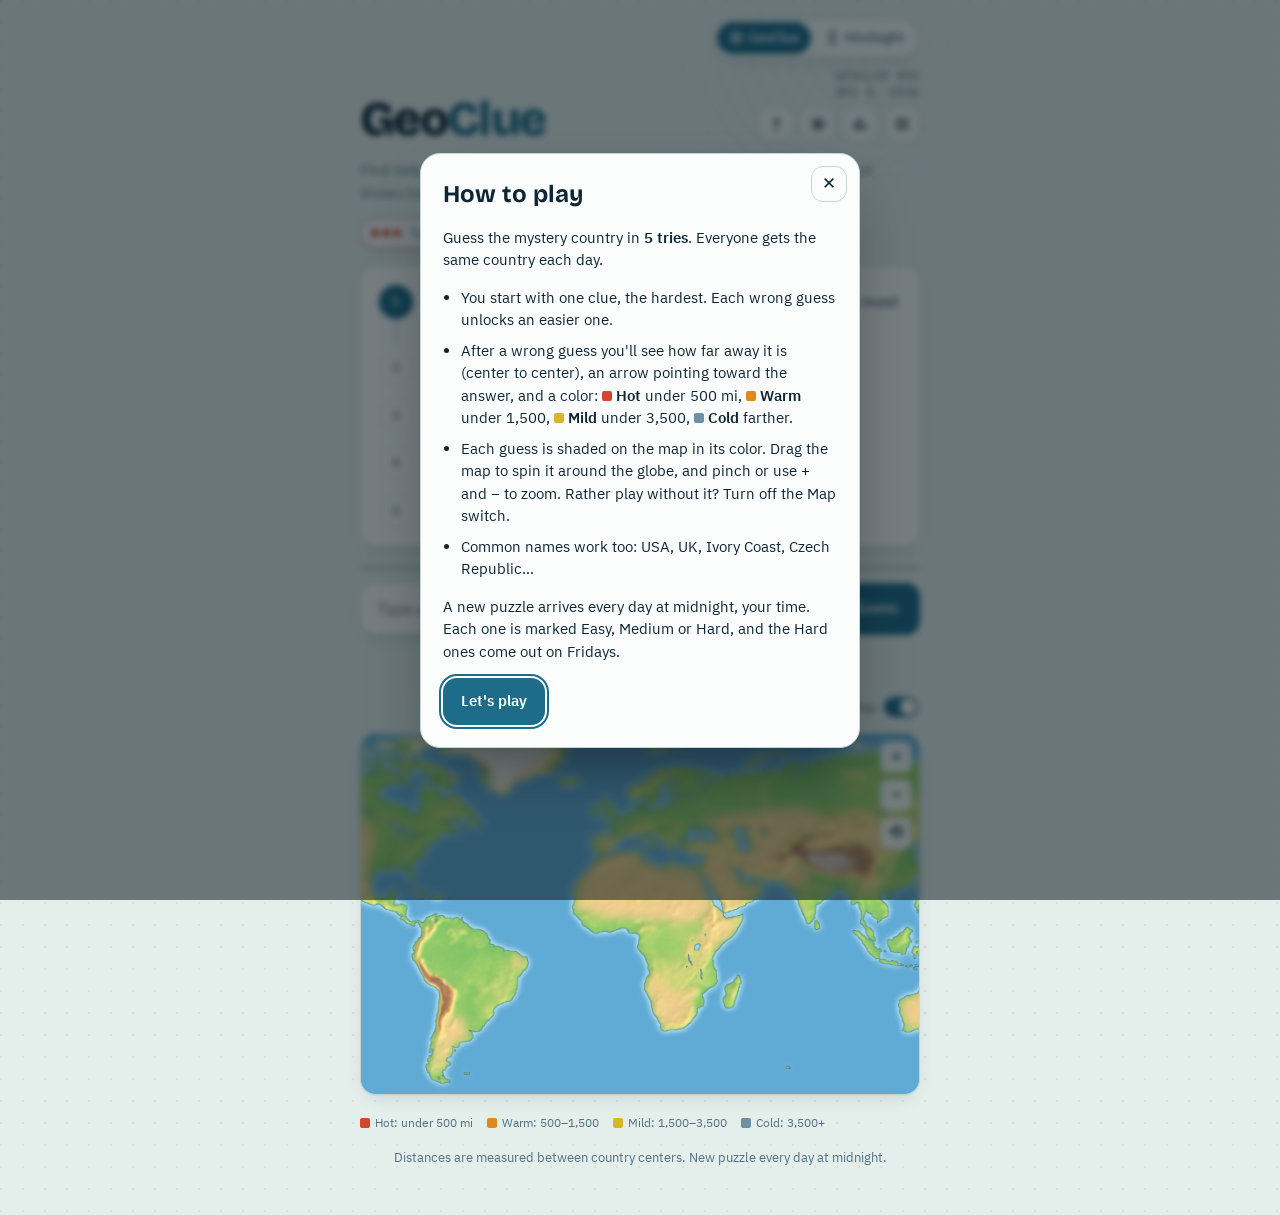
<file: index.html>
<!doctype html>
<html lang="en">
<head>
  <meta charset="utf-8">
  <meta name="viewport" content="width=device-width, initial-scale=1">
  <title>GeoClue: the daily geography puzzle</title>
  <meta name="description" content="Guess the mystery country from five clues. A new free geography puzzle every day.">

  <!-- Apply the saved light/dark choice before the page draws, so it doesn't flash. -->
  <script>try{var t=JSON.parse(localStorage.getItem("geoclue:v1:theme"));if(t==="light"||t==="dark")document.documentElement.dataset.theme=t}catch(e){}</script>

  <meta name="theme-color" content="#e8f0ee" media="(prefers-color-scheme: light)">
  <meta name="theme-color" content="#0c1a24" media="(prefers-color-scheme: dark)">
  <link rel="icon" href="favicon.ico" sizes="32x32">
  <link rel="icon" href="assets/favicon.svg" type="image/svg+xml">
  <link rel="icon" href="assets/icon-192.png" sizes="192x192" type="image/png">
  <link rel="apple-touch-icon" href="assets/apple-touch-icon.png">
  <link rel="manifest" href="site.webmanifest">

  <!-- Link previews (iMessage, WhatsApp, Slack, Facebook, X, Discord…).
       If the domain ever changes, update the three https://geocluegame.com addresses below. -->
  <link rel="canonical" href="https://geocluegame.com/">
  <meta property="og:type" content="website">
  <meta property="og:site_name" content="GeoClue">
  <meta property="og:url" content="https://geocluegame.com/">
  <meta property="og:title" content="GeoClue: the daily geography puzzle">
  <meta property="og:description" content="Five clues. Five guesses. One mystery country a day. Free to play.">
  <meta property="og:image" content="https://geocluegame.com/assets/og-image.png">
  <meta property="og:image:width" content="1200">
  <meta property="og:image:height" content="630">
  <meta property="og:image:alt" content="GeoClue: guess the mystery country from five clues">
  <meta name="twitter:card" content="summary_large_image">
  <meta name="twitter:title" content="GeoClue: the daily geography puzzle">
  <meta name="twitter:description" content="Five clues. Five guesses. One mystery country a day. Free to play.">

  <link rel="preload" href="assets/fonts/bricolage-grotesque-latin.woff2" as="font" type="font/woff2" crossorigin>
  <link rel="preload" href="assets/fonts/ibm-plex-sans-latin-400.woff2" as="font" type="font/woff2" crossorigin>
  <link rel="stylesheet" href="css/style.css">
  <link rel="stylesheet" href="css/refresh.css" id="refresh-css">
  <script type="module" src="js/ui.js"></script>

  <!-- Cloudflare Web Analytics (privacy-friendly, no cookies, no consent banner needed).
       To turn it on:
         1. In the Cloudflare dashboard go to Analytics & Logs > Web Analytics > Add a site.
         2. Copy the token it shows you (a long string of letters and numbers).
         3. Paste it in place of PASTE_YOUR_TOKEN_HERE below, then delete the two comment lines
            marked "remove this line" so the script runs.
       If you deploy on Cloudflare Pages you can instead switch Web Analytics on in the Pages
       project settings with one click, and leave this block as it is. -->
  <!-- remove this line
  <script defer src="https://static.cloudflareinsights.com/beacon.min.js" data-cf-beacon='{"token": "PASTE_YOUR_TOKEN_HERE"}'></script>
  remove this line -->
</head>
<body>
  <div class="win-flash" id="win-flash" aria-hidden="true"></div>
  <div class="wrap">
    <nav class="game-switch" aria-label="Switch game" data-hindsight>
      <a href="./" aria-current="page">
        <svg viewBox="0 0 24 24" aria-hidden="true"><circle cx="12" cy="12" r="9" fill="none" stroke="currentColor" stroke-width="2"/><path d="M3 12h18M12 3c2.8 3 2.8 15 0 18M12 3c-2.8 3-2.8 15 0 18" fill="none" stroke="currentColor" stroke-width="1.6"/></svg>GeoClue</a>
      <a href="hindsight.html">
        <svg viewBox="0 0 24 24" aria-hidden="true"><path d="M6 3h12M6 21h12M7 3c0 5 10 5 10 9s-10 4-10 9M17 3c0 5-10 5-10 9s10 4 10 9" fill="none" stroke="currentColor" stroke-width="1.8" stroke-linecap="round"/></svg>Hindsight</a>
    </nav>

    <header class="top">
      <h1>Geo<span>Clue</span></h1>
      <div class="top-right">
        <p class="meta" id="meta" aria-live="polite"></p>
        <div class="icons">
          <button type="button" class="icon" id="help-btn" aria-label="How to play">?</button>
          <button type="button" class="icon theme-btn" id="theme-btn" aria-label="Switch light or dark mode">
            <svg class="sun" viewBox="0 0 24 24" aria-hidden="true"><circle cx="12" cy="12" r="4.5" fill="currentColor"/><path d="M12 1.5v3M12 19.5v3M1.5 12h3M19.5 12h3M4.6 4.6l2.1 2.1M17.3 17.3l2.1 2.1M4.6 19.4l2.1-2.1M17.3 6.7l2.1-2.1" stroke="currentColor" stroke-width="2" stroke-linecap="round"/></svg>
            <svg class="moon" viewBox="0 0 24 24" aria-hidden="true"><path d="M20 14.5A8.5 8.5 0 0 1 9.5 4a8.5 8.5 0 1 0 10.5 10.5Z" fill="currentColor"/></svg>
          </button>
          <button type="button" class="icon" id="stats-btn" aria-label="Statistics">
            <svg viewBox="0 0 24 24" aria-hidden="true"><path d="M4 20V10h3v10H4Zm6.5 0V4h3v16h-3ZM17 20v-7h3v7h-3Z" fill="currentColor"/></svg>
          </button>
          <button type="button" class="icon" id="menu-btn" aria-label="Open menu" aria-expanded="false" aria-controls="menu">
            <svg viewBox="0 0 24 24" aria-hidden="true"><path d="M4 6.5h16M4 12h16M4 17.5h16" stroke="currentColor" stroke-width="2.2" stroke-linecap="round"/></svg>
          </button>
        </div>
        <nav class="menu" id="menu" aria-label="Site menu" hidden>
          <ul>
            <li><a href="./" aria-current="page">Today's GeoClue</a></li>
            <li data-hindsight><a href="hindsight.html">Today's Hindsight</a></li>
            <li><a href="games.html">More games</a></li>
          </ul>
        </nav>
      </div>
    </header>

    <p class="past-note" id="past-note" aria-live="polite" hidden></p>

    <noscript><p class="card">GeoClue needs JavaScript turned on to play.</p></noscript>

    <section class="card notice" id="notice" hidden></section>

    <main id="game" hidden>
      <p class="lede">Find today's mystery country. Each wrong guess unlocks an easier clue and shows how far off you are, plus which way to head.</p>
      <p class="difficulty" id="difficulty" hidden></p>

      <section class="card" aria-labelledby="clues-h">
        <h2 class="sr-only" id="clues-h">Clues</h2>
        <ol class="clues" id="clues"></ol>
      </section>

      <button type="button" class="map-switch" id="map-switch" role="switch" aria-checked="true" hidden>
        <span>Map</span><i aria-hidden="true"></i>
      </button>
      <section class="live-map" id="live-map" aria-label="Map of your guesses" hidden></section>

      <div class="slots" id="slots" aria-hidden="true"></div>

      <section id="play" aria-label="Make a guess">
        <form class="guessbar" id="form" autocomplete="off">
          <label class="sr-only" for="guess">Your guess</label>
          <input id="guess" type="text" placeholder="Type a country…" spellcheck="false" autocapitalize="off"
                 role="combobox" aria-autocomplete="list" aria-expanded="false" aria-controls="sugg">
          <button type="submit" id="go">Guess</button>
          <ul class="sugg" id="sugg" role="listbox" aria-label="Suggestions" hidden></ul>
        </form>
        <p class="msg" id="msg" role="alert"></p>
        <p class="sr-only" id="announce" aria-live="polite"></p>
      </section>

      <section class="card result" id="result" hidden aria-live="polite"></section>

      <section aria-label="Your guesses">
        <ol class="log" id="log"></ol>
      </section>

      <div class="legend" aria-label="Distance colors">
        <span><i style="background:var(--hot)"></i>Hot: under 500 mi</span>
        <span><i style="background:var(--warm)"></i>Warm: 500–1,500</span>
        <span><i style="background:var(--mild)"></i>Mild: 1,500–3,500</span>
        <span><i style="background:var(--cold)"></i>Cold: 3,500+</span>
      </div>
    </main>

    <footer>Distances are measured between country centers. New puzzle every day at midnight.</footer>
  </div>

  <dialog id="help" aria-labelledby="help-h">
    <form method="dialog" class="dlg-close"><button class="icon" aria-label="Close">✕</button></form>
    <h2 id="help-h">How to play</h2>
    <p>Guess the mystery country in <b>5 tries</b>. Everyone gets the same country each day.</p>
    <ul>
      <li>You start with one clue, the hardest. Each wrong guess unlocks an easier one.</li>
      <li>After a wrong guess you'll see how far away it is (center to center), an arrow pointing toward the answer, and a color:
        <span class="chip" style="--c:var(--hot)">Hot</span> under 500 mi,
        <span class="chip" style="--c:var(--warm)">Warm</span> under 1,500,
        <span class="chip" style="--c:var(--mild)">Mild</span> under 3,500,
        <span class="chip" style="--c:var(--cold)">Cold</span> farther.</li>
      <li>Each guess is shaded on the map in its color. Drag the map to spin it around the globe, and pinch or use + and − to zoom. Rather play without it? Turn off the Map switch.</li>
      <li>Common names work too: USA, UK, Ivory Coast, Czech Republic…</li>
    </ul>
    <p>A new puzzle arrives every day at midnight, your time. Each one is marked Easy, Medium or Hard, and the Hard ones come out on Fridays.</p>
    <form method="dialog"><button autofocus>Let's play</button></form>
  </dialog>

  <dialog id="stats" aria-labelledby="stats-h">
    <form method="dialog" class="dlg-close"><button class="icon" aria-label="Close">✕</button></form>
    <h2 id="stats-h">Statistics</h2>
    <div id="stats-body"></div>
  </dialog>
</body>
</html>
</file>
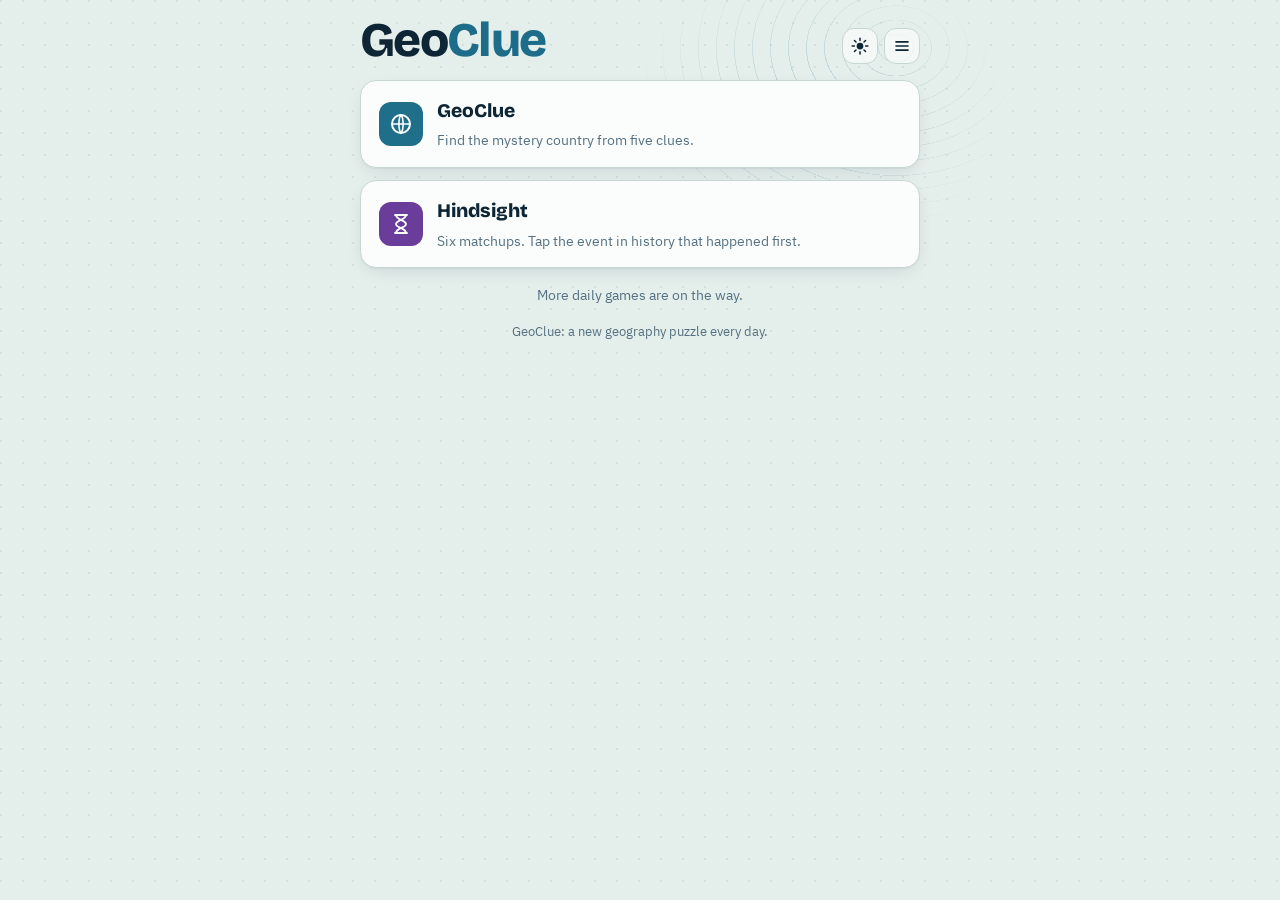
<file: games.html>
<!doctype html>
<html lang="en">
<head>
  <meta charset="utf-8">
  <meta name="viewport" content="width=device-width, initial-scale=1">
  <title>More games · GeoClue</title>
  <meta name="description" content="More free daily games from GeoClue, including Hindsight: which came first?">
  <script>try{var t=JSON.parse(localStorage.getItem("geoclue:v1:theme"));if(t==="light"||t==="dark")document.documentElement.dataset.theme=t}catch(e){}</script>
  <meta name="theme-color" content="#e8f0ee" media="(prefers-color-scheme: light)">
  <meta name="theme-color" content="#0c1a24" media="(prefers-color-scheme: dark)">
  <link rel="icon" href="favicon.ico" sizes="32x32">
  <link rel="icon" href="assets/favicon.svg" type="image/svg+xml">
  <link rel="icon" href="assets/icon-192.png" sizes="192x192" type="image/png">
  <link rel="apple-touch-icon" href="assets/apple-touch-icon.png">
  <link rel="manifest" href="site.webmanifest">
  <link rel="canonical" href="https://geocluegame.com/games">
  <link rel="preload" href="assets/fonts/bricolage-grotesque-latin.woff2" as="font" type="font/woff2" crossorigin>
  <link rel="preload" href="assets/fonts/ibm-plex-sans-latin-400.woff2" as="font" type="font/woff2" crossorigin>
  <link rel="stylesheet" href="css/style.css">
  <link rel="stylesheet" href="css/refresh.css" id="refresh-css">
  <script type="module" src="js/games.js"></script>
</head>
<body>
  <div class="wrap">
    <header class="top">
      <h1><a class="home" href="./">Geo<span>Clue</span></a></h1>
      <div class="top-right">
        <div class="icons">
          <button type="button" class="icon theme-btn" id="theme-btn" aria-label="Switch light or dark mode">
            <svg class="sun" viewBox="0 0 24 24" aria-hidden="true"><circle cx="12" cy="12" r="4.5" fill="currentColor"/><path d="M12 1.5v3M12 19.5v3M1.5 12h3M19.5 12h3M4.6 4.6l2.1 2.1M17.3 17.3l2.1 2.1M4.6 19.4l2.1-2.1M17.3 6.7l2.1-2.1" stroke="currentColor" stroke-width="2" stroke-linecap="round"/></svg>
            <svg class="moon" viewBox="0 0 24 24" aria-hidden="true"><path d="M20 14.5A8.5 8.5 0 0 1 9.5 4a8.5 8.5 0 1 0 10.5 10.5Z" fill="currentColor"/></svg>
          </button>
          <button type="button" class="icon" id="menu-btn" aria-label="Open menu" aria-expanded="false" aria-controls="menu">
            <svg viewBox="0 0 24 24" aria-hidden="true"><path d="M4 6.5h16M4 12h16M4 17.5h16" stroke="currentColor" stroke-width="2.2" stroke-linecap="round"/></svg>
          </button>
        </div>
        <nav class="menu" id="menu" aria-label="Site menu" hidden>
          <ul>
            <li><a href="./">Today's GeoClue</a></li>
            <li data-hindsight><a href="hindsight.html">Today's Hindsight</a></li>
            <li><a href="games.html" aria-current="page">More games</a></li>
          </ul>
        </nav>
      </div>
    </header>

    <main>
      <h2 class="sr-only">More games</h2>
      <ul class="game-list">
        <li><a class="game-card" href="./">
          <span class="gi" style="--gc:#1f6f8b" aria-hidden="true"><svg viewBox="0 0 24 24"><circle cx="12" cy="12" r="9" fill="none" stroke="currentColor" stroke-width="2"/><path d="M3 12h18M12 3c2.8 3 2.8 15 0 18M12 3c-2.8 3-2.8 15 0 18" fill="none" stroke="currentColor" stroke-width="1.6"/></svg></span>
          <b>GeoClue</b><span>Find the mystery country from five clues.</span></a></li>
        <li data-hindsight><a class="game-card" href="hindsight.html">
          <span class="gi" style="--gc:#6a3d9a" aria-hidden="true"><svg viewBox="0 0 24 24"><path d="M6 3h12M6 21h12M7 3c0 5 10 5 10 9s-10 4-10 9M17 3c0 5-10 5-10 9s10 4 10 9" fill="none" stroke="currentColor" stroke-width="1.8" stroke-linecap="round"/></svg></span>
          <b>Hindsight</b><span>Six matchups. Tap the event in history that happened first.</span></a></li>
      </ul>
    </main>
    <p class="games-soon">More daily games are on the way.</p>

    <footer>GeoClue: a new geography puzzle every day.</footer>
  </div>
</body>
</html>
</file>
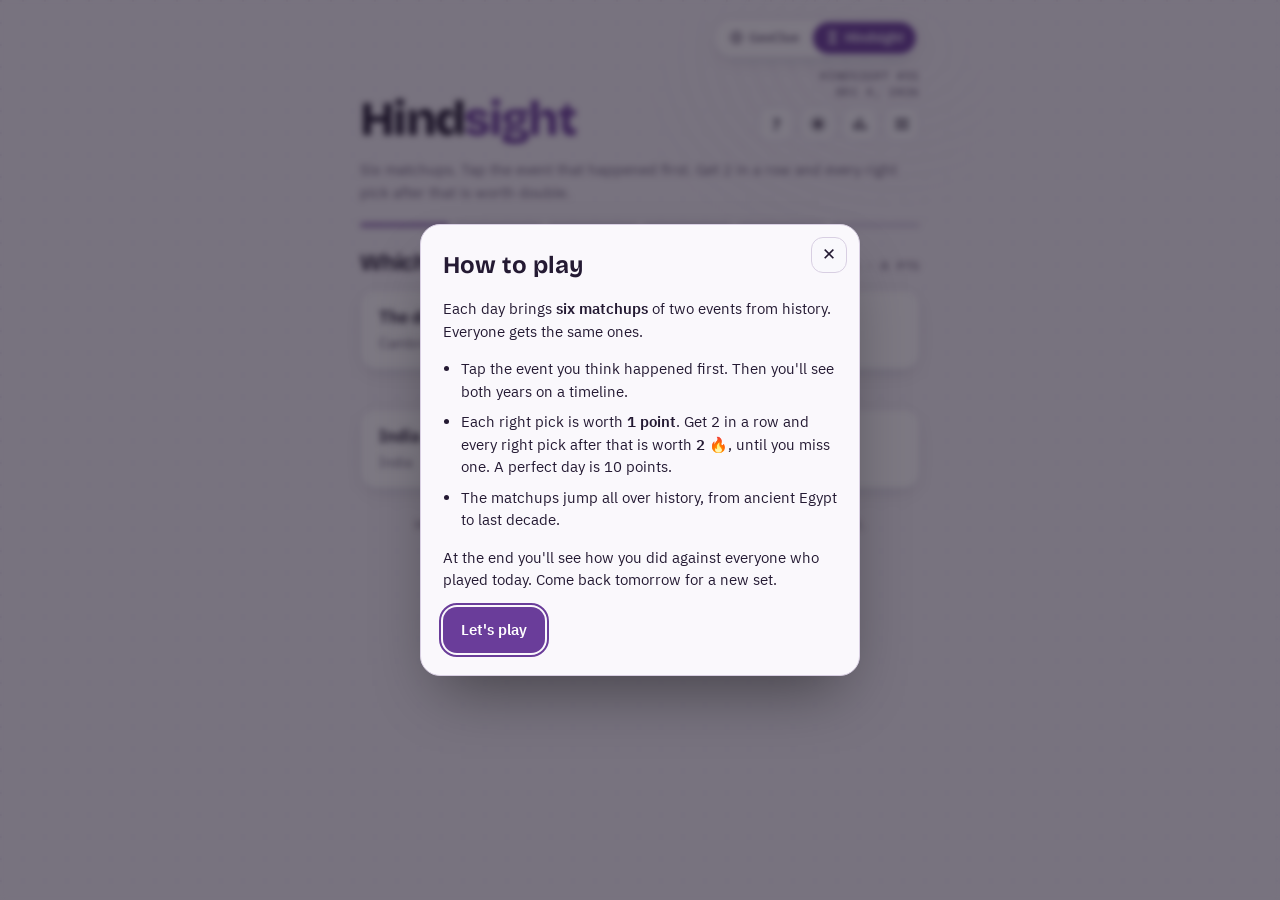
<file: hindsight.html>
<!doctype html>
<html lang="en" class="hindsight">
<head>
  <meta charset="utf-8">
  <meta name="viewport" content="width=device-width, initial-scale=1">
  <title>Hindsight: which came first?</title>
  <meta name="description" content="Six matchups a day. Tap the event in history that happened first. A free daily game from GeoClue.">

  <!-- Apply the saved light/dark choice before the page draws. Must match index.html exactly (see _headers). -->
  <script>try{var t=JSON.parse(localStorage.getItem("geoclue:v1:theme"));if(t==="light"||t==="dark")document.documentElement.dataset.theme=t}catch(e){}</script>

  <meta name="theme-color" content="#efeaf3" media="(prefers-color-scheme: light)">
  <meta name="theme-color" content="#17111f" media="(prefers-color-scheme: dark)">
  <link rel="icon" href="favicon.ico" sizes="32x32">
  <link rel="icon" href="assets/favicon.svg" type="image/svg+xml">
  <link rel="icon" href="assets/icon-192.png" sizes="192x192" type="image/png">
  <link rel="apple-touch-icon" href="assets/apple-touch-icon.png">
  <link rel="manifest" href="site.webmanifest">
  <link rel="canonical" href="https://geocluegame.com/hindsight">
  <meta property="og:type" content="website">
  <meta property="og:site_name" content="GeoClue">
  <meta property="og:url" content="https://geocluegame.com/hindsight">
  <meta property="og:title" content="Hindsight: which came first?">
  <meta property="og:description" content="Six matchups a day. Tap the event in history that happened first.">

  <link rel="preload" href="assets/fonts/bricolage-grotesque-latin.woff2" as="font" type="font/woff2" crossorigin>
  <link rel="preload" href="assets/fonts/ibm-plex-sans-latin-400.woff2" as="font" type="font/woff2" crossorigin>
  <link rel="stylesheet" href="css/style.css">
  <link rel="stylesheet" href="css/hindsight.css">
  <link rel="stylesheet" href="css/refresh.css" id="refresh-css">
  <script type="module" src="js/hindsight.js"></script>
</head>
<body>
  <div class="hs-glow" aria-hidden="true"></div>
  <div class="hs-embers" id="embers" aria-hidden="true"></div>
  <div class="hs-flash" id="flash" aria-hidden="true"></div>
  <div class="wrap">
    <nav class="game-switch" aria-label="Switch game" data-hindsight>
      <a href="./">
        <svg viewBox="0 0 24 24" aria-hidden="true"><circle cx="12" cy="12" r="9" fill="none" stroke="currentColor" stroke-width="2"/><path d="M3 12h18M12 3c2.8 3 2.8 15 0 18M12 3c-2.8 3-2.8 15 0 18" fill="none" stroke="currentColor" stroke-width="1.6"/></svg>GeoClue</a>
      <a href="hindsight.html" aria-current="page">
        <svg viewBox="0 0 24 24" aria-hidden="true"><path d="M6 3h12M6 21h12M7 3c0 5 10 5 10 9s-10 4-10 9M17 3c0 5-10 5-10 9s10 4 10 9" fill="none" stroke="currentColor" stroke-width="1.8" stroke-linecap="round"/></svg>Hindsight</a>
    </nav>

    <header class="top">
      <h1>Hind<span>sight</span></h1>
      <div class="top-right">
        <p class="meta" id="meta" aria-live="polite"></p>
        <div class="icons">
          <button type="button" class="icon" id="help-btn" aria-label="How to play">?</button>
          <button type="button" class="icon theme-btn" id="theme-btn" aria-label="Switch light or dark mode">
            <svg class="sun" viewBox="0 0 24 24" aria-hidden="true"><circle cx="12" cy="12" r="4.5" fill="currentColor"/><path d="M12 1.5v3M12 19.5v3M1.5 12h3M19.5 12h3M4.6 4.6l2.1 2.1M17.3 17.3l2.1 2.1M4.6 19.4l2.1-2.1M17.3 6.7l2.1-2.1" stroke="currentColor" stroke-width="2" stroke-linecap="round"/></svg>
            <svg class="moon" viewBox="0 0 24 24" aria-hidden="true"><path d="M20 14.5A8.5 8.5 0 0 1 9.5 4a8.5 8.5 0 1 0 10.5 10.5Z" fill="currentColor"/></svg>
          </button>
          <button type="button" class="icon" id="stats-btn" aria-label="Statistics">
            <svg viewBox="0 0 24 24" aria-hidden="true"><path d="M4 20V10h3v10H4Zm6.5 0V4h3v16h-3ZM17 20v-7h3v7h-3Z" fill="currentColor"/></svg>
          </button>
          <button type="button" class="icon" id="menu-btn" aria-label="Open menu" aria-expanded="false" aria-controls="menu">
            <svg viewBox="0 0 24 24" aria-hidden="true"><path d="M4 6.5h16M4 12h16M4 17.5h16" stroke="currentColor" stroke-width="2.2" stroke-linecap="round"/></svg>
          </button>
        </div>
        <nav class="menu" id="menu" aria-label="Site menu" hidden>
          <ul>
            <li><a href="./">Today's GeoClue</a></li>
            <li data-hindsight><a href="hindsight.html" aria-current="page">Today's Hindsight</a></li>
            <li><a href="games.html">More games</a></li>
          </ul>
        </nav>
      </div>
    </header>

    <p class="past-note" id="past-note" aria-live="polite" hidden></p>

    <noscript><p class="card">Hindsight needs JavaScript turned on to play.</p></noscript>

    <section class="card notice" id="notice" hidden></section>

    <main id="game" hidden>
      <p class="lede">Six matchups. Tap the event that happened first. Get 2 in a row and every right pick after that is worth double.</p>
      <div class="hs-progress" id="progress" aria-hidden="true"></div>
      <section id="round" aria-live="polite"></section>
      <section class="card result" id="result" hidden aria-live="polite"></section>
    </main>

    <footer>Hindsight is a daily game from GeoClue. New matchups every day at midnight.</footer>
  </div>

  <dialog id="help" aria-labelledby="help-h">
    <form method="dialog" class="dlg-close"><button class="icon" aria-label="Close">✕</button></form>
    <h2 id="help-h">How to play</h2>
    <p>Each day brings <b>six matchups</b> of two events from history. Everyone gets the same ones.</p>
    <ul>
      <li>Tap the event you think happened first. Then you'll see both years on a timeline.</li>
      <li>Each right pick is worth <b>1 point</b>. Get 2 in a row and every right pick after that is worth <b>2</b> 🔥, until you miss one. A perfect day is 10 points.</li>
      <li>The matchups jump all over history, from ancient Egypt to last decade.</li>
    </ul>
    <p>At the end you'll see how you did against everyone who played today. Come back tomorrow for a new set.</p>
    <form method="dialog"><button autofocus>Let's play</button></form>
  </dialog>

  <dialog id="stats" aria-labelledby="stats-h">
    <form method="dialog" class="dlg-close"><button class="icon" aria-label="Close">✕</button></form>
    <h2 id="stats-h">Statistics</h2>
    <div id="stats-body"></div>
  </dialog>
</body>
</html>
</file>
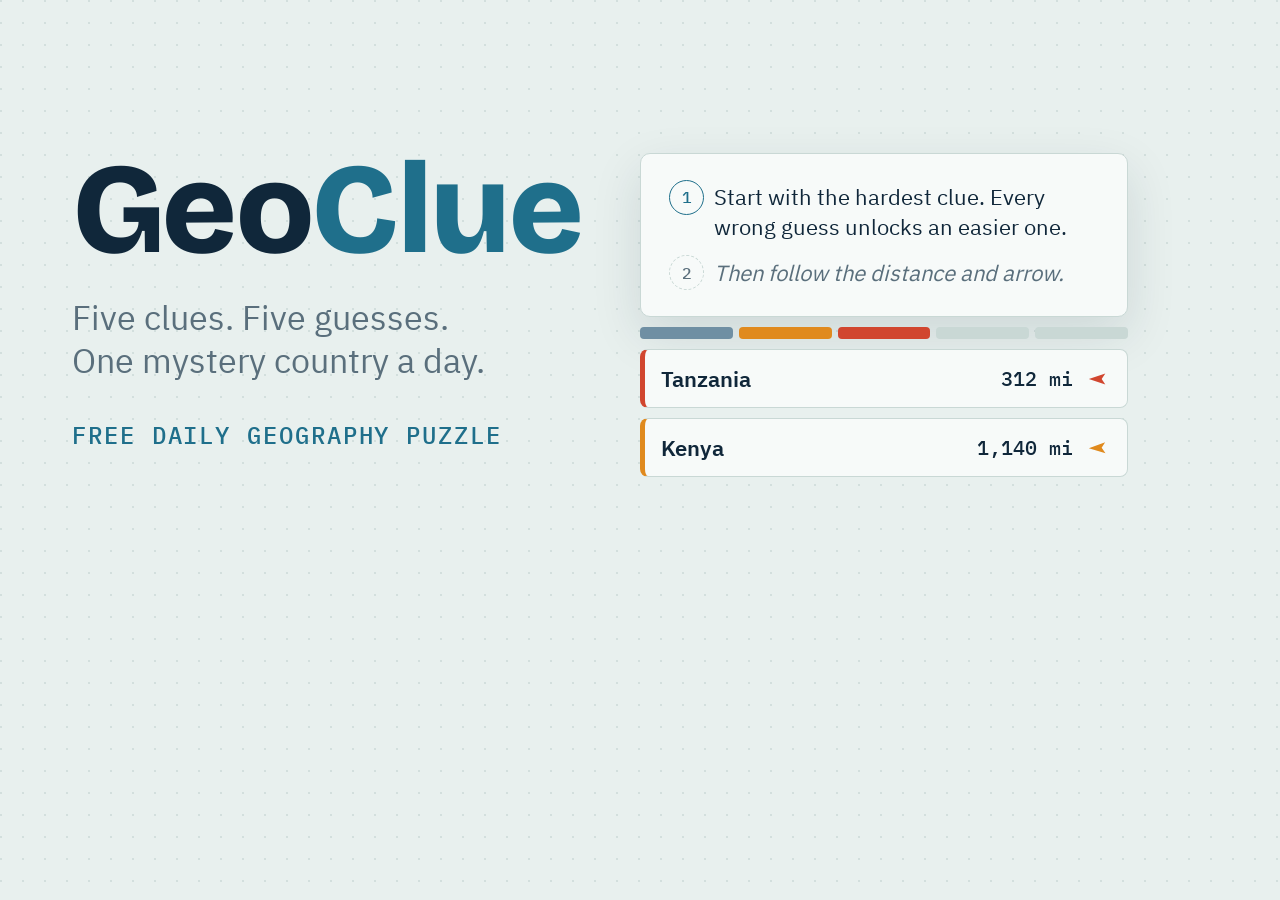
<file: tools/og/og-image.html>
<!doctype html>
<!-- Source for assets/og-image.png (the link-preview picture). Screenshot at 1200×630 to regenerate. -->
<html><head><meta charset="utf-8"><link rel="stylesheet" href="../../css/style.css">
<style>
  html,body{margin:0;width:1200px;height:630px;overflow:hidden}
  body{padding:64px 72px;display:grid;grid-template-columns:1.05fr 1fr;gap:56px;align-items:center}
  h1{font-size:128px;line-height:.9}
  .tag{font-size:34px;line-height:1.25;color:var(--muted);margin:28px 0 0;font-family:var(--body)}
  .url{font-family:var(--mono);font-size:24px;letter-spacing:.08em;color:var(--accent);margin-top:36px;text-transform:uppercase}
  .card{padding:26px 28px;display:grid;gap:14px;box-shadow:0 18px 50px rgba(16,39,58,.12)}
  .card .clue p{font-size:22px;line-height:1.35}
  .card .clue .n{width:2.2rem;height:2.2rem;font-size:16px}
  .rows{display:grid;gap:10px}
  .row{font-size:22px;padding:12px 16px}
  .row .dist{font-size:20px}
  .slots .slot{height:12px}
</style></head>
<body>
  <div>
    <h1>Geo<span>Clue</span></h1>
    <p class="tag">Five clues. Five guesses.<br>One mystery country a day.</p>
    <p class="url">Free daily geography puzzle</p>
  </div>
  <div class="rows">
    <div class="card">
      <div class="clue"><span class="n">1</span><p>Start with the hardest clue. Every wrong guess unlocks an easier one.</p></div>
      <div class="clue locked"><span class="n">2</span><p>Then follow the distance and arrow.</p></div>
    </div>
    <div class="slots"><div class="slot" style="background:var(--cold)"></div><div class="slot" style="background:var(--warm)"></div><div class="slot" style="background:var(--hot)"></div><div class="slot"></div><div class="slot"></div></div>
    <div class="row" style="--c:var(--hot)"><span class="name">Tanzania</span><span class="dist">312 mi</span><span class="arrow" style="color:var(--hot)"><svg viewBox="0 0 24 24" style="transform:rotate(270deg)"><path d="M12 2 L18 20 L12 16 L6 20 Z" fill="currentColor"/></svg></span></div>
    <div class="row" style="--c:var(--warm)"><span class="name">Kenya</span><span class="dist">1,140 mi</span><span class="arrow" style="color:var(--warm)"><svg viewBox="0 0 24 24" style="transform:rotate(268deg)"><path d="M12 2 L18 20 L12 16 L6 20 Z" fill="currentColor"/></svg></span></div>
  </div>
</body></html>
</file>
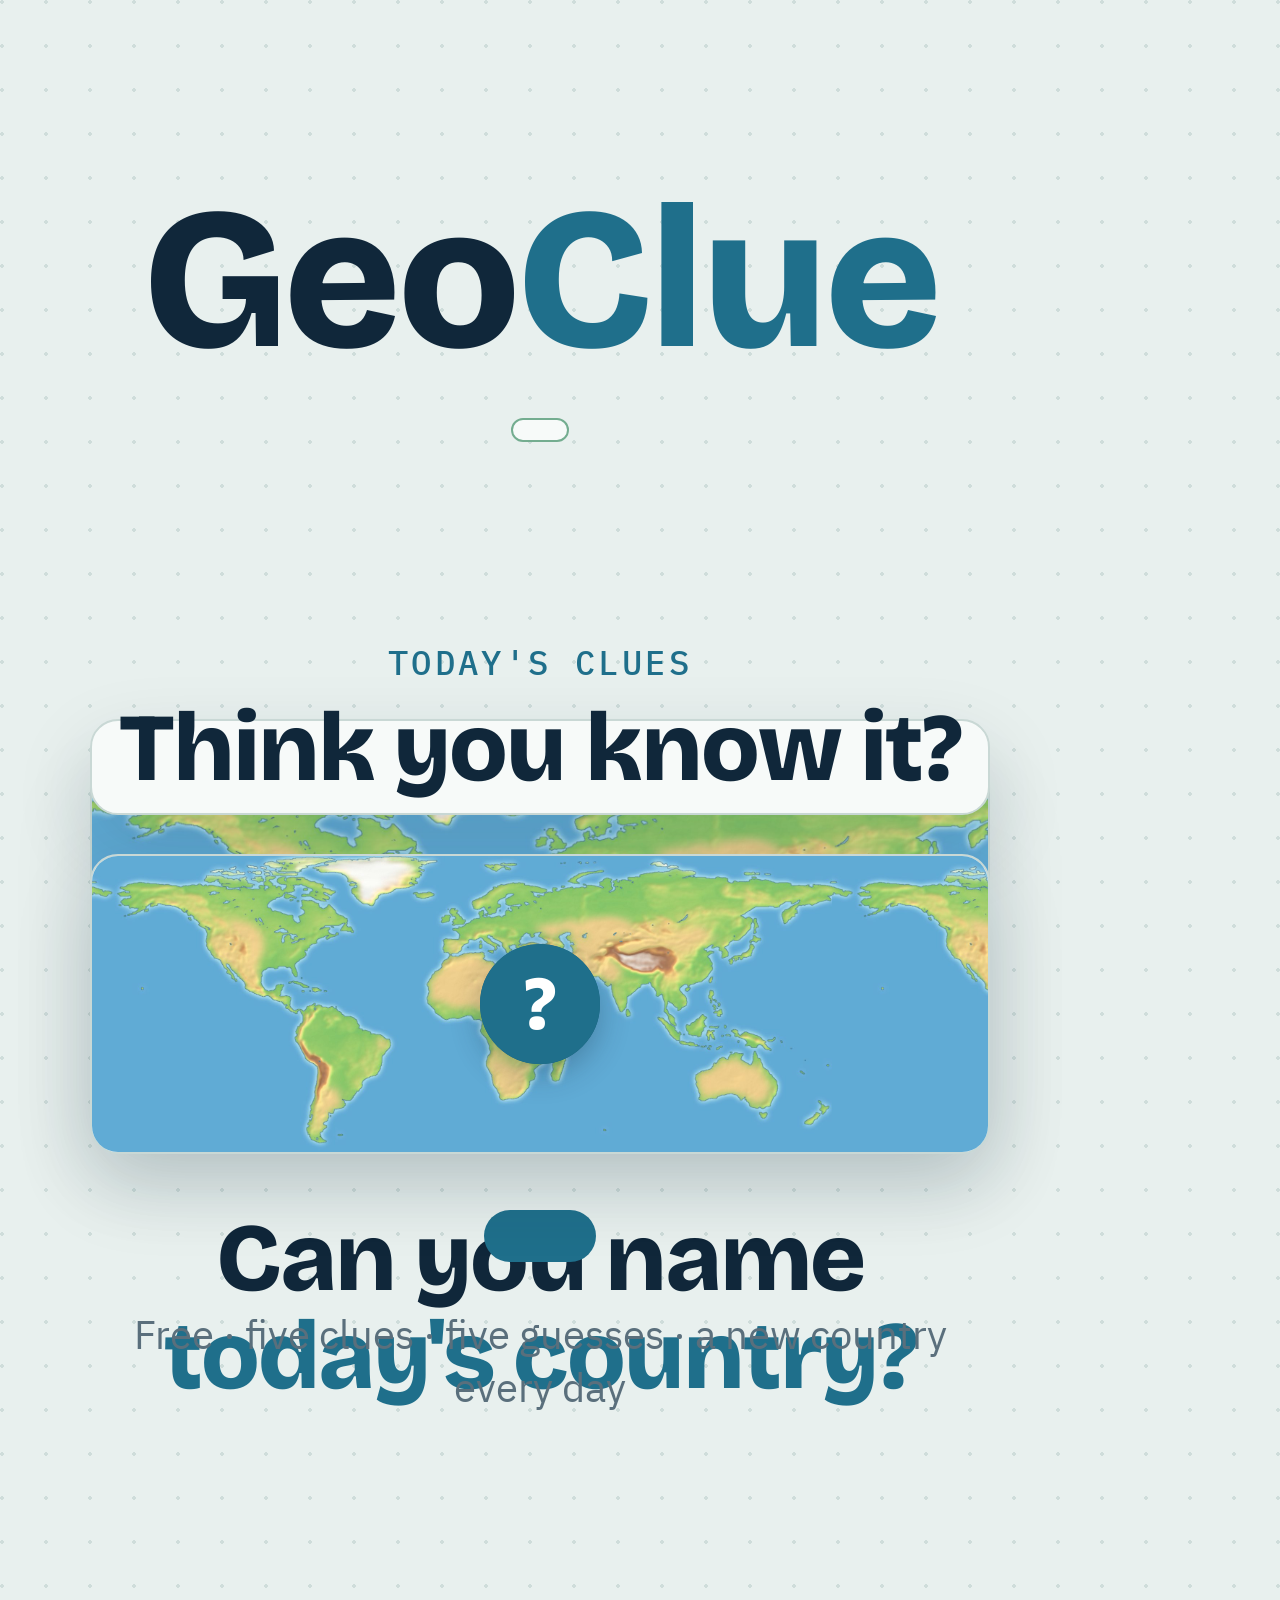
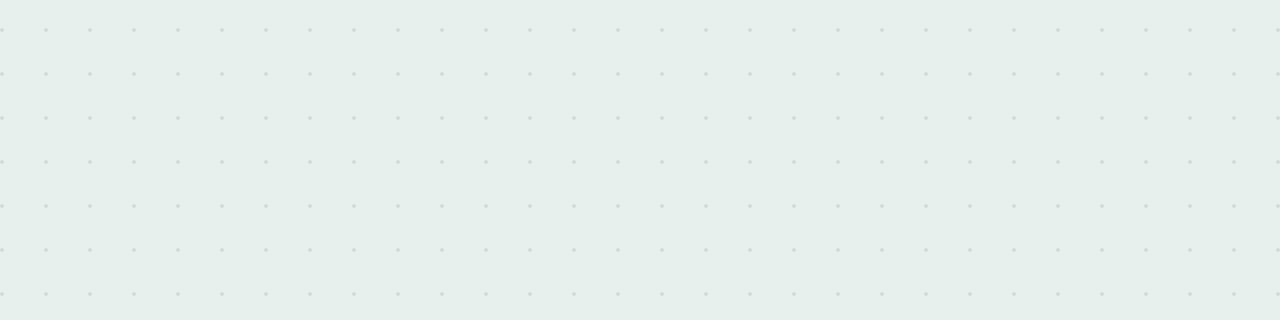
<file: tools/promo/scene.html>
<!doctype html>
<!-- One promo video, drawn at 1080×1920. make-video.mjs fills it with a puzzle, then calls
     render(t) for every frame and screenshots the page. Nothing here is part of the website. -->
<html lang="en"><head><meta charset="utf-8">
<link rel="stylesheet" href="../../css/style.css">
<style>
  html, body { margin: 0; width: 1080px; height: 1920px; overflow: hidden; }
  body {
    padding: 0; position: relative; font-size: 44px; line-height: 1.32;
    background-size: 44px 44px;
    background-image: radial-gradient(circle at 2px 2px, color-mix(in srgb, var(--line) 80%, transparent) 2px, transparent 0);
  }
  .layer { position: absolute; left: 90px; right: 90px; will-change: transform, opacity; }

  /* Header, on screen the whole time */
  #head { top: 190px; display: grid; justify-items: center; gap: 22px; text-align: center; }
  #head h1 { font-size: 200px; line-height: .9; }
  #meta { margin: 0; font-family: var(--mono); font-size: 34px; letter-spacing: .1em; text-transform: uppercase; color: var(--muted); }
  #head .difficulty { justify-self: center; margin: 4px 0 0; font-size: 34px; gap: 16px; padding: 10px 30px 10px 24px; border-width: 2px; }
  #head .difficulty .dots { gap: 7px; }
  #head .difficulty .dots i { width: 18px; height: 18px; border-width: 3px; }

  /* World map strip with a "?" pin (always the middle of the strip, so it gives nothing away) */
  .map { position: relative; height: 380px; border-radius: 28px; overflow: hidden; border: 2px solid var(--line);
    box-shadow: 0 30px 80px rgba(16, 39, 58, .14); background: var(--card); }
  .map .terrain { position: absolute; inset: 0; background-image: url(../../assets/map/terrain.jpg); background-repeat: repeat-x;
    background-size: auto 100%; }
  .pin { position: absolute; left: 50%; top: 50%; width: 120px; height: 120px; margin: -60px 0 0 -60px; border-radius: 50%;
    display: grid; place-items: center; background: var(--accent); color: var(--on-accent);
    font-family: var(--display); font-weight: 800; font-size: 76px; box-shadow: 0 10px 30px rgba(16, 39, 58, .3); }
  .ring { position: absolute; left: 50%; top: 50%; width: 120px; height: 120px; margin: -60px 0 0 -60px; border-radius: 50%;
    border: 6px solid var(--accent); }

  #intro { top: 760px; display: grid; gap: 70px; }
  .big { font-family: var(--display); font-weight: 800; font-size: 96px; line-height: 1.02; letter-spacing: -.02em; margin: 0;
    text-align: center; text-wrap: balance; }
  .big span { color: var(--accent); }

  /* Clues */
  #clues { top: 640px; display: grid; gap: 34px; }
  #clues .kicker { margin: 0; text-align: center; font-family: var(--mono); font-size: 34px; letter-spacing: .1em; text-transform: uppercase; color: var(--accent); }
  #clues .card { padding: 46px 44px; border-radius: 28px; border-width: 2px; box-shadow: 0 30px 80px rgba(16, 39, 58, .14); }
  #clues .clues { gap: 40px; font-size: var(--fs, 54px); }
  #clues .clue { grid-template-columns: 84px 1fr; gap: 28px; }
  #clues .clue .n { width: 76px; height: 76px; font-size: 32px; border-width: 3px; }
  #clues .clue.on .n { background: var(--accent); color: var(--on-accent); }
  #clues .clue p { padding-top: 6px; }
  #clues .clue.locked p { padding-top: 12px; font-size: .8em; }

  /* Call to action */
  #cta { top: 700px; display: grid; gap: 56px; justify-items: center; text-align: center; }
  #cta .map { width: 100%; height: 300px; }
  .url { font-family: var(--display); font-weight: 800; font-size: 84px; letter-spacing: -.01em; padding: 26px 56px; border-radius: 999px;
    background: var(--accent); color: var(--on-accent); }
  .sub { margin: -10px 0 0; color: var(--muted); font-size: 40px; }
  .yday { margin: 0; font-size: 36px; color: var(--muted); padding-top: 34px; border-top: 2px solid var(--line); width: 82%; }
  .yday b { color: var(--ink); }
</style></head>
<body>
  <header class="layer" id="head">
    <h1>Geo<span>Clue</span></h1>
    <p id="meta"></p>
    <p class="difficulty" id="difficulty"></p>
  </header>

  <section class="layer" id="intro">
    <div class="map" id="map1"><div class="terrain"></div><div class="ring"></div><div class="pin">?</div></div>
    <p class="big" id="ask">Can you name <span>today's country?</span></p>
  </section>

  <section class="layer" id="clues">
    <p class="kicker">Today's clues</p>
    <div class="card"><ol class="clues" id="clue-list"></ol></div>
  </section>

  <section class="layer" id="cta">
    <p class="big" id="cta-q">Think you know it?</p>
    <div class="map" id="map2"><div class="terrain"></div><div class="ring"></div><div class="pin">?</div></div>
    <div class="url" id="url"></div>
    <p class="sub" id="sub">Free · five clues · five guesses · a new country every day</p>
    <p class="yday" id="yday" hidden></p>
  </section>

<script>
  const $ = (id) => document.getElementById(id);
  const clamp = (x) => Math.max(0, Math.min(1, x));
  const ease = (x) => 1 - Math.pow(1 - clamp(x), 3);
  const esc = (s) => String(s).replace(/[&<>"]/g, (c) => ({ "&": "&amp;", "<": "&lt;", ">": "&gt;", '"': "&quot;" })[c]);
  let T = null; // timeline, set by setup()

  // Fill the page with one puzzle and work out when everything happens. Returns the video length and a good moment for the cover, in seconds.
  window.setup = async function (d) {
    if (d.theme === "dark" || d.theme === "light") document.documentElement.dataset.theme = d.theme;
    $("meta").textContent = `#${d.number} · ${d.dateLabel}`;
    const levels = ["easy", "medium", "hard"];
    const n = levels.indexOf(d.difficulty) + 1;
    const diff = $("difficulty");
    if (n > 0) {
      diff.dataset.level = d.difficulty;
      diff.innerHTML = `<span class="dots">${levels.map((_, i) => `<i${i < n ? ' class="on"' : ""}></i>`).join("")}</span>` +
        `<span>Today's difficulty: <b>${d.difficulty[0].toUpperCase() + d.difficulty.slice(1)}</b></span>`;
    } else diff.hidden = true;

    const total = d.totalClues;
    $("clue-list").innerHTML = d.clues.map((c, i) => `<li class="clue"><span class="n">${i + 1}</span><p>${esc(c)}</p></li>`).join("") +
      Array.from({ length: total - d.clues.length }, (_, i) => `<li class="clue locked"><span class="n">${d.clues.length + i + 1}</span><p>Unlocks after a wrong guess</p></li>`).join("");
    $("url").textContent = d.siteUrl;
    if (d.yesterday) { $("yday").hidden = false; $("yday").innerHTML = `Yesterday's country was <b>${esc(d.yesterday)}</b>`; }

    await Promise.all(['800 100px "Bricolage Grotesque"', '400 40px "IBM Plex Sans"', '600 40px "IBM Plex Sans"', '500 30px "IBM Plex Mono"']
      .map((f) => document.fonts.load(f)));
    await document.fonts.ready;
    await new Promise((r) => { const img = new Image(); img.onload = img.onerror = r; img.src = "../../assets/map/terrain.jpg"; });

    // Shrink the clue text until the card stays clear of the bottom of the screen,
    // where TikTok and Reels put their captions and buttons.
    let fs = 54;
    const card = $("clues");
    while (fs > 30 && card.getBoundingClientRect().bottom > 1540) { fs -= 2; card.style.setProperty("--fs", fs + "px"); }

    // Timeline in seconds. Each clue gets reading time in proportion to its length.
    const clueAt = [];
    let t = 4.6;
    for (const c of d.clues) { clueAt.push(t); t += Math.max(2.4, Math.min(3.6, 1.2 + c.length / 40)); }
    const lockedAt = t - 0.6;
    const cluesOut = t + 0.9;
    const ctaIn = cluesOut + 0.35;
    T = { clueAt, lockedAt, cluesOut, ctaIn, end: ctaIn + 4.2 };
    render(0);
    return { seconds: T.end, coverAt: 3.2 };
  };

  // Fade + slide one element in at `a` and (optionally) out at `b`.
  function show(el, t, a, b = null, o = {}) {
    const { dx = 0, dy = 50, dur = 0.6, outDur = 0.45, outDx = 0, outDy = -40, scale = 1 } = o;
    const pi = ease((t - a) / dur), po = b == null ? 0 : ease((t - b) / outDur);
    el.style.opacity = pi * (1 - po);
    const s = scale + (1 - scale) * pi;
    el.style.transform = `translate(${(1 - pi) * dx + po * outDx}px, ${(1 - pi) * dy + po * outDy}px) scale(${s})`;
  }

  function pan(map, t, a) {
    map.querySelector(".terrain").style.backgroundPosition = `${-120 - t * 70}px 50%`;
    const cyc = Math.max(0, t - a - 0.4) % 1.6 / 1.6;
    const ring = map.querySelector(".ring");
    ring.style.transform = `scale(${1 + cyc * 1.6})`;
    ring.style.opacity = t - a < 0.4 ? 0 : 0.8 * (1 - cyc);
    const pin = map.querySelector(".pin");
    const p = clamp((t - a - 0.2) / 0.5) - 1; // pop in with a little overshoot
    pin.style.transform = `scale(${1 + 2.7 * p * p * p + 1.7 * p * p})`;
  }

  window.render = function (t) {
    if (!T) return;
    const [hh1, hmeta, hdiff] = [$("head").querySelector("h1"), $("meta"), $("difficulty")];
    show(hh1, t, 0.1, null, { dy: 70, scale: 0.92 });
    show(hmeta, t, 0.45, null, { dy: 30 });
    show(hdiff, t, 0.7, null, { dy: 30 });

    // Intro: map + question
    show($("intro"), t, 0.9, T.clueAt[0] - 0.75, { dy: 80, outDy: -60 });
    show($("map1"), t, 0.9, null, { dy: 0, scale: 0.94 });
    show($("ask"), t, 1.4, null, { dy: 40 });
    pan($("map1"), t, 0.9);

    // Clues, one at a time. The newest one has a filled number.
    show($("clues"), t, T.clueAt[0] - 0.45, T.cluesOut, { dy: 70, outDx: -260, outDy: 0 });
    const items = $("clue-list").children;
    for (let i = 0; i < items.length; i++) {
      const li = items[i];
      const at = li.classList.contains("locked") ? T.lockedAt + (i - T.clueAt.length) * 0.25 : T.clueAt[i];
      show(li, t, at, null, { dy: 26, dur: 0.5 });
      if (!li.classList.contains("locked")) {
        const next = T.clueAt[i + 1] ?? T.lockedAt;
        li.classList.toggle("on", t >= at && t < next);
      }
    }

    // Call to action
    show($("cta"), t, T.ctaIn, null, { dx: 260, dy: 0 });
    show($("cta-q"), t, T.ctaIn, null, { dy: 30 });
    show($("map2"), t, T.ctaIn + 0.25, null, { dy: 30, scale: 0.94 });
    show($("url"), t, T.ctaIn + 0.6, null, { dy: 30, scale: 0.85 });
    show($("sub"), t, T.ctaIn + 0.95, null, { dy: 20 });
    show($("yday"), t, T.ctaIn + 1.4, null, { dy: 20 });
    pan($("map2"), t, T.ctaIn + 0.25);
  };
</script>
</body></html>
</file>
<file: css/style.css>
/* Fonts are self-hosted (assets/fonts, SIL Open Font License). */
@font-face { font-family: "Bricolage Grotesque"; font-style: normal; font-weight: 200 800; font-display: swap;
  src: url(../assets/fonts/bricolage-grotesque-latin.woff2) format("woff2"); }
@font-face { font-family: "IBM Plex Sans"; font-style: normal; font-weight: 400; font-display: swap;
  src: url(../assets/fonts/ibm-plex-sans-latin-400.woff2) format("woff2");
  unicode-range: U+0000-00FF, U+0131, U+0152-0153, U+02BB-02BC, U+02C6, U+02DA, U+02DC, U+0304, U+0308, U+0329, U+2000-206F, U+20AC, U+2122, U+2191, U+2193, U+2212, U+2215, U+FEFF, U+FFFD; }
@font-face { font-family: "IBM Plex Sans"; font-style: normal; font-weight: 400; font-display: swap;
  src: url(../assets/fonts/ibm-plex-sans-latin-ext-400.woff2) format("woff2");
  unicode-range: U+0100-02AF, U+1E00-1E9F, U+1EF2-1EFF, U+2C60-2C7F, U+A720-A7FF; }
@font-face { font-family: "IBM Plex Sans"; font-style: normal; font-weight: 500; font-display: swap;
  src: url(../assets/fonts/ibm-plex-sans-latin-500.woff2) format("woff2"); }
@font-face { font-family: "IBM Plex Sans"; font-style: normal; font-weight: 600; font-display: swap;
  src: url(../assets/fonts/ibm-plex-sans-latin-600.woff2) format("woff2"); }
@font-face { font-family: "IBM Plex Mono"; font-style: normal; font-weight: 500; font-display: swap;
  src: url(../assets/fonts/ibm-plex-mono-latin-500.woff2) format("woff2"); }

/* GeoClue styles. Layout: one narrow "field card" column: clues, guess bar, then the guess log. */
:root {
  --bg: #e8f0ee;      /* pale chart-sea */
  --card: #f7faf9;
  --ink: #10273a;
  --muted: #5a6f7c;
  --line: #c9d8d5;
  --accent: #1f6f8b;  /* chart-water blue */
  --on-accent: #ffffff;
  --hot: #d1462f; --warm: #e08a1e; --mild: #d8b628; --cold: #6f8fa3; --win: #2e8a57;
  --display: "Bricolage Grotesque", ui-sans-serif, system-ui, sans-serif;
  --body: "IBM Plex Sans", ui-sans-serif, system-ui, sans-serif;
  --mono: "IBM Plex Mono", ui-monospace, Menlo, monospace;
  color-scheme: light;
}
@media (prefers-color-scheme: dark) {
  :root:not([data-theme="light"]) {
    --bg: #0c1a24; --card: #122634; --ink: #e3eef0; --muted: #8fa6b2; --line: #24404f; --accent: #5fb3cf; --on-accent: #0c1a24;
    --hot: #f0634a; --warm: #f1a03a; --mild: #e6cb4a; --cold: #7f9fb3; --win: #4fbf7f; color-scheme: dark;
  }
}
:root[data-theme="dark"] {
  --bg: #0c1a24; --card: #122634; --ink: #e3eef0; --muted: #8fa6b2; --line: #24404f; --accent: #5fb3cf; --on-accent: #0c1a24;
  --hot: #f0634a; --warm: #f1a03a; --mild: #e6cb4a; --cold: #7f9fb3; --win: #4fbf7f; color-scheme: dark;
}

* { box-sizing: border-box; }
[hidden] { display: none !important; }
b, strong { font-weight: 600; }
html { -webkit-text-size-adjust: 100%; }
body {
  margin: 0; background: var(--bg); color: var(--ink);
  font-family: var(--body); font-size: 15px; line-height: 1.5;
  padding: 24px 16px 48px;
  background-image: radial-gradient(circle at 1px 1px, color-mix(in srgb, var(--line) 70%, transparent) 1px, transparent 0);
  background-size: 22px 22px;
}
.wrap { max-width: 560px; margin: 0 auto; display: grid; grid-template-columns: minmax(0, 1fr); gap: 18px; }
main { display: grid; grid-template-columns: minmax(0, 1fr); gap: 18px; }
.sr-only { position: absolute; width: 1px; height: 1px; padding: 0; margin: -1px; overflow: hidden; clip: rect(0 0 0 0); white-space: nowrap; border: 0; }

/* Header */
.top { display: flex; align-items: flex-end; justify-content: space-between; gap: 12px; }
h1 { font-family: var(--display); font-weight: 800; font-size: clamp(2.1rem, 9vw, 2.8rem); line-height: .95; margin: 0; letter-spacing: -.02em; }
h1 span { color: var(--accent); }
.top-right { display: grid; justify-items: end; gap: 6px; }
.meta { margin: 0; font-family: var(--mono); font-size: .75rem; letter-spacing: .06em; text-transform: uppercase; color: var(--muted); text-align: right; }
.icons { display: flex; gap: 6px; }
button.icon {
  width: 36px; height: 36px; padding: 0; display: grid; place-items: center; border-radius: 50%;
  background: transparent; color: var(--accent); border: 1.5px solid var(--line); font-family: var(--display); font-size: 1.05rem;
}
button.icon svg { width: 18px; height: 18px; }
button.icon:hover { border-color: var(--accent); }
.theme-btn .moon { display: none; }
:root[data-theme="dark"] .theme-btn .sun { display: none; }
:root[data-theme="dark"] .theme-btn .moon { display: block; }
@media (prefers-color-scheme: dark) {
  :root:not([data-theme]) .theme-btn .sun { display: none; }
  :root:not([data-theme]) .theme-btn .moon { display: block; }
}

.lede { margin: 0; color: var(--muted); max-width: 60ch; }
/* Today's difficulty tag */
.difficulty { --lvl: var(--win); justify-self: start; margin: -6px 0 0; display: inline-flex; align-items: center; gap: 8px; padding: 4px 12px 4px 10px; border-radius: 999px; font-size: .85rem; color: var(--muted); background: var(--card); border: 1px solid color-mix(in srgb, var(--lvl) 55%, var(--line)); }
.difficulty[data-level="medium"] { --lvl: var(--warm); }
.difficulty[data-level="hard"] { --lvl: var(--hot); }
.difficulty b { color: var(--ink); font-weight: 600; }
.difficulty .dots { display: inline-flex; gap: 3px; }
.difficulty .dots i { width: 8px; height: 8px; border-radius: 50%; border: 1.5px solid var(--lvl); }
.difficulty .dots i.on { background: var(--lvl); }
.card { background: var(--card); border: 1px solid var(--line); border-radius: 10px; padding: 18px; }

/* Clues */
.clues { list-style: none; margin: 0; padding: 0; display: grid; gap: 10px; }
.clue { display: grid; grid-template-columns: 2.2rem 1fr; gap: 10px; align-items: start; }
.clue .n { font-family: var(--mono); font-size: .8rem; color: var(--accent); border: 1.5px solid var(--accent); border-radius: 50%; width: 1.9rem; height: 1.9rem; display: grid; place-items: center; }
.clue p { margin: 0; padding-top: .15rem; min-width: 0; }
.clue.locked .n { color: var(--muted); border-color: var(--line); border-style: dashed; }
.clue.locked p { color: var(--muted); font-style: italic; }
.clue.new p { animation: fade .5s ease; }
@keyframes fade { from { opacity: .2; transform: translateY(4px); } to { opacity: 1; transform: none; } }

.slots { display: flex; gap: 6px; }
.slot { flex: 1; height: 8px; border-radius: 4px; background: var(--line); }

/* Guess bar + autocomplete */
.guessbar { position: relative; display: flex; gap: 8px; }
#guess { flex: 1; min-width: 0; font: inherit; font-size: 1rem; padding: 12px 14px; border-radius: 8px; border: 1.5px solid var(--line); background: var(--card); color: var(--ink); }
#guess:focus { outline: none; border-color: var(--accent); }
button { font: inherit; font-weight: 600; cursor: pointer; border-radius: 8px; border: 0; padding: 12px 18px; background: var(--accent); color: var(--on-accent); }
button:focus-visible, #guess:focus-visible, a:focus-visible { outline: 2px solid var(--accent); outline-offset: 2px; }
button:disabled { opacity: .45; cursor: not-allowed; }
.sugg { position: absolute; top: calc(100% + 4px); left: 0; right: 0; z-index: 5; list-style: none; margin: 0; padding: 4px; background: var(--card); border: 1px solid var(--line); border-radius: 8px; box-shadow: 0 8px 24px rgba(0,0,0,.14); max-height: 240px; overflow: auto; }
.sugg li { padding: 9px 10px; border-radius: 6px; cursor: pointer; }
.sugg li small { color: var(--muted); }
.sugg li.on, .sugg li:hover { background: color-mix(in srgb, var(--accent) 14%, transparent); }
.msg { min-height: 1.4em; margin: 6px 0 0; font-size: .9rem; color: var(--hot); }

/* Guess log */
.log { list-style: none; margin: 0; padding: 0; display: grid; gap: 8px; }
.row { display: grid; grid-template-columns: 1fr auto auto; gap: 12px; align-items: center; padding: 10px 12px; border-radius: 8px; border: 1px solid var(--line); background: var(--card); border-left: 5px solid var(--c); }
.row .name { font-weight: 600; min-width: 0; overflow-wrap: anywhere; }
.row .dist { font-family: var(--mono); font-variant-numeric: tabular-nums; font-size: .9rem; }
.arrow { width: 26px; height: 26px; display: grid; place-items: center; font-weight: 700; }
.arrow svg { width: 22px; height: 22px; }

/* Results + notices */
.result, .notice { text-align: center; display: grid; gap: 12px; justify-items: center; }
.result h2, .notice h2 { font-family: var(--display); font-weight: 800; font-size: 1.8rem; line-height: 1.1; margin: 0; text-wrap: balance; }
.result p, .notice p { margin: 0; color: var(--muted); }
.emoji-row { font-size: 1.4rem; letter-spacing: .15em; }
.dyk { width: 100%; text-align: left; border-top: 1px solid var(--line); padding-top: 12px; }
.dyk h3 { margin: 0 0 4px; font-size: .75rem; text-transform: uppercase; letter-spacing: .08em; color: var(--accent); }
.dyk p { color: var(--ink); }
.dyk a { font-size: .8rem; color: var(--muted); }
.stats { display: grid; grid-template-columns: repeat(4, 1fr); gap: 8px; width: 100%; text-align: center; }
.stat { display: grid; gap: 2px; }
.stat b { font-family: var(--display); font-size: 1.5rem; font-variant-numeric: tabular-nums; }
.stat span { font-size: .68rem; text-transform: uppercase; letter-spacing: .06em; color: var(--muted); line-height: 1.2; }
.dist-h { margin: 4px 0 0; font-size: .75rem; text-transform: uppercase; letter-spacing: .08em; color: var(--muted); width: 100%; text-align: left; }
.dist { list-style: none; margin: 0; padding: 0; width: 100%; display: grid; gap: 4px; }
.dist li { display: grid; grid-template-columns: 1.2rem 1fr; gap: 8px; align-items: center; font-family: var(--mono); font-size: .85rem; }
.dist .bar { display: block; width: var(--w); background: var(--muted); color: var(--card); border-radius: 3px; padding: 1px 6px; text-align: right; }
.dist li.mine .bar { background: var(--win); }
.dist li.mine.fail .bar { background: var(--hot); }
.btns { display: flex; gap: 8px; flex-wrap: wrap; justify-content: center; }
.copied { min-height: 1.4em; }
.copied textarea { width: 100%; font: inherit; font-family: var(--mono); }
.countdown { font-family: var(--mono); font-variant-numeric: tabular-nums; color: var(--ink); font-weight: 500; }

.legend { display: flex; gap: 14px; flex-wrap: wrap; font-size: .78rem; color: var(--muted); }
.legend i { display: inline-block; width: 10px; height: 10px; border-radius: 2px; margin-right: 5px; vertical-align: -1px; }
footer { font-size: .8rem; color: var(--muted); text-align: center; }

/* Dialogs */
dialog { width: min(92vw, 440px); border: 1px solid var(--line); border-radius: 12px; background: var(--card); color: var(--ink); padding: 22px; }
dialog::backdrop { background: rgba(8, 20, 28, .55); }
dialog h2 { font-family: var(--display); margin: 0 0 10px; font-size: 1.5rem; }
dialog ul { padding-left: 1.1rem; display: grid; gap: 8px; }
.dlg-close { position: absolute; top: 12px; right: 12px; }
dialog { position: fixed; }
.chip { font-weight: 600; white-space: nowrap; }
.chip::before { content: ""; display: inline-block; width: 10px; height: 10px; border-radius: 2px; margin-right: 4px; background: var(--c); }

/* Guess, win and lose transitions */
.row.enter { animation: row-in .35s cubic-bezier(.2, .8, .2, 1) both; }
.row.win { animation: row-in .35s cubic-bezier(.2, .8, .2, 1) both, win-glow 1.1s .3s ease-out both; }
.row.miss { animation: row-in .35s cubic-bezier(.2, .8, .2, 1) both, shake .45s .3s ease-in-out; }
@keyframes row-in { from { opacity: 0; transform: translateY(-8px) scale(.98); } to { opacity: 1; transform: none; } }
@keyframes win-glow {
  0% { box-shadow: 0 0 0 0 color-mix(in srgb, var(--win) 55%, transparent); transform: scale(1); }
  30% { transform: scale(1.03); }
  100% { box-shadow: 0 0 0 14px transparent; transform: scale(1); }
}
@keyframes shake { 20%, 60% { transform: translateX(-5px); } 40%, 80% { transform: translateX(5px); } }
.slot.pop { animation: slot-pop .4s ease-out; }
@keyframes slot-pop { 0% { transform: scaleY(.3); } 60% { transform: scaleY(1.6); } 100% { transform: none; } }

/* Clues the player didn't need, revealed after a win */
.clue.bonus .n { color: var(--win); border-color: var(--win); }
.clue .tag { display: inline-block; margin-left: 4px; padding: 0 6px; border-radius: 999px; font-size: .68rem; font-weight: 600; letter-spacing: .04em; text-transform: uppercase; vertical-align: 1px; color: var(--win); border: 1px solid color-mix(in srgb, var(--win) 50%, transparent); }
.clue.reveal { animation: clue-reveal .5s cubic-bezier(.2, .8, .2, 1) both; animation-delay: var(--d, 0ms); }
@keyframes clue-reveal {
  0% { opacity: 0; transform: translateY(6px); }
  60% { opacity: 1; }
  100% { opacity: 1; transform: none; }
}
.result.enter { animation: result-in .55s cubic-bezier(.2, .8, .2, 1) both; }
@keyframes result-in { from { opacity: 0; transform: translateY(14px); } to { opacity: 1; transform: none; } }
.result h2:focus { outline: none; }
#play.leaving { opacity: .35; transition: opacity .3s; pointer-events: none; }

@media (max-width: 360px) {
  body { padding-inline: 12px; }
  h1 { font-size: 1.9rem; }
  button.icon { width: 32px; height: 32px; }
  .icons { gap: 4px; }
  .meta { font-size: .68rem; }
}
@media (prefers-reduced-motion: reduce) {
  .clue.new p, .row.enter, .row.win, .row.miss, .slot.pop, .clue.reveal, .result.enter { animation: none; }
}
a.button { display: inline-block; font-weight: 600; text-decoration: none; border-radius: 8px; padding: 12px 18px; background: var(--accent); color: var(--on-accent); }
/* "Play Hindsight" on the results, in Hindsight's plum */
a.button.play-hs { --plum: #6a3d9a; display: inline-flex; align-items: center; gap: 7px; background: var(--plum); color: #fff; }
a.button.play-hs svg { width: 17px; height: 17px; }
:root[data-theme="dark"] a.button.play-hs { --plum: #b48be0; color: #17111f; }
@media (prefers-color-scheme: dark) { :root:not([data-theme="light"]) a.button.play-hs { --plum: #b48be0; color: #17111f; } }

/* ☰ menu (top right, every page) */
.top-right { position: relative; }
.menu { position: absolute; top: calc(100% + 8px); right: 0; z-index: 20; min-width: 200px; background: var(--card); border: 1px solid var(--line); border-radius: 10px; box-shadow: 0 10px 28px rgba(0,0,0,.18); padding: 6px; animation: menu-in .18s ease-out; }
.menu ul { list-style: none; margin: 0; padding: 0; display: grid; gap: 2px; }
.menu a { display: block; padding: 11px 12px; border-radius: 7px; color: var(--ink); text-decoration: none; font-weight: 600; }
.menu a:hover { background: color-mix(in srgb, var(--accent) 12%, transparent); }
.menu a[aria-current="page"] { color: var(--accent); }
#menu-btn[aria-expanded="true"] { border-color: var(--accent); background: color-mix(in srgb, var(--accent) 12%, transparent); }
@keyframes menu-in { from { opacity: 0; transform: translateY(-4px); } to { opacity: 1; transform: none; } }
@media (prefers-reduced-motion: reduce) { .menu { animation: none; } }

/* Past games: dropdown calendar inside the ☰ menu (js/archive.js) */
.menu.wide { width: min(330px, calc(100vw - 32px)); }
.archive-btn { display: flex; width: 100%; align-items: center; justify-content: space-between; padding: 11px 12px; border: 0; border-radius: 7px; background: none; color: var(--ink); font: inherit; font-weight: 600; text-align: left; cursor: pointer; }
.archive-btn:hover { background: color-mix(in srgb, var(--accent) 12%, transparent); }
.archive-btn svg { width: 18px; height: 18px; transition: transform .2s; }
.archive-btn[aria-expanded="true"] svg { transform: rotate(180deg); }
.archive-panel { display: grid; gap: 8px; padding: 4px 4px 8px; }
.cal-games { display: grid; grid-template-columns: 1fr 1fr; padding: 3px; border-radius: 999px; background: var(--bg); border: 1px solid var(--line); }
.cal-games button { padding: 6px; border: 0; border-radius: 999px; background: none; color: var(--muted); font: inherit; font-size: .85rem; font-weight: 600; cursor: pointer; }
.cal-games button[aria-pressed="true"] { background: var(--accent); color: var(--on-accent); }
.cal-head { display: flex; align-items: center; justify-content: space-between; }
.cal-head b { font-size: .95rem; }
.cal-nav { display: grid; place-items: center; padding: 0 0 3px; width: 34px; height: 34px; border: 1px solid var(--line); border-radius: 8px; background: var(--card); color: var(--ink); font-size: 1.2rem; line-height: 1; cursor: pointer; }
.cal-nav:disabled { opacity: .35; cursor: default; }
.cal-grid { display: grid; grid-template-columns: repeat(7, minmax(0, 1fr)); gap: 3px; }
.cal-dow { text-align: center; font-size: .7rem; font-weight: 600; color: var(--muted); padding-bottom: 2px; }
.menu a.cal-day, .cal-day { display: flex; flex-direction: column; align-items: center; justify-content: center; gap: 1px; min-height: 42px; padding: 3px 0; border-radius: 7px; border: 1px solid var(--line); background: var(--card); color: var(--ink); text-decoration: none; font-weight: 600; font-variant-numeric: tabular-nums; }
.cal-day b { font-size: .9rem; line-height: 1.1; }
.cal-day small { font-size: .56rem; font-weight: 600; letter-spacing: .01em; line-height: 1; }
.cal-day small.easy { color: var(--win); } .cal-day small.medium { color: var(--warm); } .cal-day small.hard { color: var(--hot); }
.cal-day.off { border-color: transparent; background: none; color: var(--muted); opacity: .45; font-weight: 400; }
.menu a.cal-day.today { border: 2px solid var(--accent); }
.menu a.cal-day.played { background: var(--win); border-color: var(--win); color: var(--on-accent); }
.cal-day.played small { color: inherit; opacity: .9; }
.menu a.cal-day:hover { background: color-mix(in srgb, var(--accent) 12%, var(--card)); }
.menu a.cal-day.played:hover { background: color-mix(in srgb, var(--win) 85%, var(--ink)); }
.cal-key { display: flex; align-items: center; gap: 6px; margin: 0; font-size: .78rem; color: var(--muted); }
.cal-key i { width: 12px; height: 12px; border-radius: 3px; background: var(--win); }
@media (prefers-reduced-motion: reduce) { .archive-btn svg { transition: none; } }

/* A replayed past game: the note under the header */
.past-note { margin: 0; padding: 10px 14px; border-radius: 10px; background: var(--card); border: 1px dashed var(--line); font-size: .9rem; color: var(--muted); }
.past-note a { color: var(--accent); font-weight: 600; }

/* More games page */
.soon .globe { font-size: 2.6rem; line-height: 1; }
h1 a.home { color: inherit; text-decoration: none; }

/* Live map under the clues (js/map.js) */
.live-map { position: relative; }
/* Map on/off switch above the map */
.map-switch { justify-self: end; margin: -4px 0 -6px; display: inline-flex; align-items: center; gap: 8px; padding: 4px 2px; background: none; border: 0; color: var(--muted); font: inherit; font-size: .85rem; cursor: pointer; }
.map-switch i { position: relative; width: 34px; height: 20px; border-radius: 999px; background: var(--line); transition: background .2s; }
.map-switch i::after { content: ""; position: absolute; top: 2px; left: 2px; width: 16px; height: 16px; border-radius: 50%; background: #fff; box-shadow: 0 1px 2px rgba(0, 0, 0, .3); transition: transform .2s; }
.map-switch[aria-checked="true"] i { background: var(--accent); }
.map-switch[aria-checked="true"] i::after { transform: translateX(14px); }
.map-switch:focus-visible { outline: 2px solid var(--accent); outline-offset: 2px; border-radius: 6px; }
.map-view { position: relative; overflow: hidden; aspect-ratio: 17 / 11; border-radius: 10px; border: 1px solid var(--line); background: #60aad6; touch-action: none; cursor: grab; user-select: none; -webkit-user-select: none; }
.map-view.dragging { cursor: grabbing; }
.map-view:focus-visible { outline: 2px solid var(--accent); outline-offset: 2px; }
.map-world { position: absolute; left: 0; top: 0; transform-origin: 0 0; will-change: transform; }
.map-terrain, .map-shapes { position: absolute; top: 0; }
.map-terrain { background-repeat: repeat-x; }
.map-shapes { overflow: visible; }
.map-country { fill-opacity: .85; stroke: #fff; stroke-width: 1.5; stroke-linejoin: round; vector-effect: non-scaling-stroke; }
.map-country.cold { fill: #3f6f8f; } .map-country.mild { fill: #f2c418; } .map-country.warm { fill: #e5781a; } .map-country.hot { fill: #d1462f; } .map-country.win { fill: #1f8a4c; }
.map-country.new { animation: map-shade .6s ease-out; }
@keyframes map-shade { from { fill-opacity: 0; stroke-opacity: 0; } }
.map-pin { position: absolute; transform-origin: 0 0; transform: scale(var(--pin-scale, 1)) translate(-50%, calc(-100% - 7px)); }
.map-pin { display: grid; place-items: center; width: 22px; height: 22px; border-radius: 50%; border: 2px solid #fff; font: 600 11px/1 var(--mono); color: #10273a; box-shadow: 0 1px 3px rgba(0, 0, 0, .3); }
.map-pin::after { content: ""; position: absolute; left: 50%; bottom: -8px; margin-left: -4px; border: 4px solid transparent; border-top: 6px solid var(--pin); }
.map-pin { background: var(--pin); }
.map-pin.cold { --pin: #6f8fa3; } .map-pin.mild { --pin: #e6c229; } .map-pin.warm { --pin: #e5781a; } .map-pin.hot { --pin: #e0553c; } .map-pin.win { --pin: #2e8a57; color: #fff; }
.map-pin.new { animation: map-pin .45s cubic-bezier(.3, 1.6, .5, 1); }
@keyframes map-pin { from { opacity: 0; transform: scale(0) translate(-50%, calc(-100% - 7px)); } }
.map-zoom { position: absolute; top: 8px; right: 8px; display: grid; gap: 6px; user-select: none; -webkit-user-select: none; }
.map-zoom button.icon { width: 32px; height: 32px; border-radius: 8px; background: color-mix(in srgb, var(--card) 90%, transparent); color: var(--ink); font-size: 1.1rem; }
:root[data-theme="dark"] .map-terrain { filter: brightness(.8) saturate(.9); }
:root[data-theme="dark"] .map-view { background: #4d88ab; }
@media (prefers-color-scheme: dark) {
  :root:not([data-theme="light"]) .map-terrain { filter: brightness(.8) saturate(.9); }
  :root:not([data-theme="light"]) .map-view { background: #4d88ab; }
}
@media (prefers-reduced-motion: reduce) { .map-country.new, .map-pin.new { animation: none; } }

/* How everyone did today (js/everyone.js) */
.everyone { width: 100%; text-align: left; border-top: 1px solid var(--line); padding-top: 12px; display: grid; gap: 8px; }
.everyone h3 { margin: 0; font-size: .75rem; text-transform: uppercase; letter-spacing: .08em; color: var(--accent); }
.everyone p { margin: 0; color: var(--ink); }
.everyone .everyone-wait { color: var(--muted); }
.everyone-big { font-size: .9rem; }
.everyone-big b { font-family: var(--display); font-weight: 800; font-size: 1.9rem; line-height: 1; margin-right: 4px; font-variant-numeric: tabular-nums; }
.everyone-bars { list-style: none; margin: 0; padding: 0; display: grid; gap: 5px; }
.everyone-bars li { display: grid; grid-template-columns: 1.1rem minmax(0, 1fr) 2.6rem; gap: 8px; align-items: center; font-family: var(--mono); font-size: .8rem; }
.everyone-bars .track { position: relative; height: 18px; border-radius: 3px; background: color-mix(in srgb, var(--line) 55%, transparent); }
.everyone-bars .fill { position: absolute; inset: 0 auto 0 0; width: var(--w); border-radius: 3px; background: var(--muted); animation: everyone-grow .7s cubic-bezier(.2, .8, .2, 1) calc(var(--i) * .1s) both; }
.everyone-bars li.you .fill { background: var(--win); }
.everyone-bars li.x .fill { background: color-mix(in srgb, var(--hot) 70%, var(--muted)); }
.everyone-bars li.you.x .fill { background: var(--hot); }
.everyone-bars .pct { text-align: right; font-variant-numeric: tabular-nums; color: var(--muted); }
.everyone-bars li.you .pct { color: var(--ink); }
.everyone-bars .you-label { position: absolute; left: calc(var(--w) + 6px); top: 50%; transform: translateY(-50%); font-family: var(--body); font-size: .72rem; font-weight: 600; color: var(--win); white-space: nowrap; }
.everyone-bars li.x .you-label { color: var(--hot); }
.everyone-bars li .you-label.inside { left: auto; right: calc(100% - var(--w) + 6px); color: #fff; }
.everyone-line { font-size: .9rem; }
@keyframes everyone-grow { from { width: 0; } }
@media (prefers-reduced-motion: reduce) { .everyone-bars .fill { animation: none; } }

/* GeoClue / Hindsight switch (top right, above the header) */
.game-switch { justify-self: end; display: inline-flex; gap: 2px; padding: 3px; margin-bottom: -6px; border-radius: 999px; background: var(--card); border: 1.5px solid var(--line); }
.game-switch a { display: inline-flex; align-items: center; gap: 5px; padding: 6px 12px; border-radius: 999px; font-size: .82rem; font-weight: 600; color: var(--muted); text-decoration: none; }
.game-switch a:hover { color: var(--ink); }
.game-switch a[aria-current="page"] { background: var(--accent); color: var(--on-accent); }
.game-switch svg { width: 15px; height: 15px; }

/* More games page: one card per game */
.game-list { list-style: none; margin: 0; padding: 0; display: grid; gap: 12px; }
.game-card { display: grid; grid-template-columns: auto minmax(0, 1fr); gap: 4px 14px; align-items: center; padding: 16px 18px; border-radius: 10px; border: 1px solid var(--line); background: var(--card); color: var(--ink); text-decoration: none; }
.game-card:hover { border-color: var(--accent); }
.game-card .gi { grid-row: span 2; width: 44px; height: 44px; border-radius: 12px; display: grid; place-items: center; color: #fff; background: var(--gc, var(--accent)); }
.game-card .gi svg { width: 24px; height: 24px; }
.game-card b { font-family: var(--display); font-size: 1.2rem; font-weight: 800; }
.game-card span { color: var(--muted); font-size: .9rem; }
.games-soon { margin: 0; color: var(--muted); text-align: center; font-size: .9rem; }

/* Soft green wash across the screen when the country is found (js/ui.js winFlash, same as Hindsight's) */
.win-flash { position: fixed; inset: 0; pointer-events: none; z-index: 31; opacity: 0;
  background: linear-gradient(100deg, transparent 0%, color-mix(in srgb, var(--win) 34%, transparent) 45%, color-mix(in srgb, var(--win) 34%, transparent) 55%, transparent 100%);
  background-size: 250% 100%; }
.win-flash.on { animation: win-sweep .8s ease-out; }
@keyframes win-sweep { 0% { opacity: 1; background-position: 120% 0; } 100% { opacity: 0; background-position: -60% 0; } }
@media (prefers-reduced-motion: reduce) { .win-flash { display: none; } }
</file>
<file: css/refresh.css>
/* GeoClue 2026 refresh: new look + motion, layered on top of style.css (and hindsight.css).
   Turn it all off with NEW_LOOK: false in js/config.js (js/nav.js then switches this file off).
   Layout: field-notebook column. Clues sit on a dotted "trail", the guess bar comes right after
   them (so it's on screen without scrolling on a phone), then your guesses, then the map. */

:root {
  /* Colors: same sea-green and chart-water blue as before, a touch deeper and cleaner */
  --bg: #e4eeeb;
  --card: #fbfdfc;
  --ink: #0e2535;
  --muted: #557080;
  --line: #c6d7d3;
  --accent: #1d6c89;
  --accent-soft: #d6e8ee;
  --shadow: 0 1px 0 rgba(14, 37, 53, .04), 0 6px 20px -8px rgba(14, 37, 53, .18);
  --radius: 16px;

  /* Motion: one set of timings and curves for the whole site */
  --t-fast: 160ms;
  --t-med: 280ms;
  --t-slow: 520ms;
  --ease-out: cubic-bezier(.16, 1, .3, 1);       /* quick start, long gentle settle */
  --ease-in-out: cubic-bezier(.65, 0, .35, 1);
  --ease-spring: cubic-bezier(.34, 1.56, .64, 1); /* fallback for browsers without linear() */
}
@supports (animation-timing-function: linear(0, 1)) {
  :root {
    /* A real spring: overshoots a little, wobbles once, settles */
    --ease-spring: linear(0, .009, .035 2.1%, .141 4.4%, .723 12.9%, .938 16.7%, 1.017 19.4%, 1.067, 1.099 24.3%,
      1.104 25.6%, 1.099 27%, 1.077 29.6%, .994 38.1%, .981 41.2%, .98 44.3%, .992 52.5%, 1.001 61.4%, 1);
  }
}
@media (prefers-color-scheme: dark) {
  :root:not([data-theme="light"]) {
    --bg: #0a1822; --card: #112532; --ink: #e4eff1; --muted: #8ea8b5; --line: #22404f; --accent: #63b8d4; --accent-soft: #163949;
    --shadow: 0 1px 0 rgba(0, 0, 0, .2), 0 10px 26px -10px rgba(0, 0, 0, .6);
  }
}
:root[data-theme="dark"] {
  --bg: #0a1822; --card: #112532; --ink: #e4eff1; --muted: #8ea8b5; --line: #22404f; --accent: #63b8d4; --accent-soft: #163949;
  --shadow: 0 1px 0 rgba(0, 0, 0, .2), 0 10px 26px -10px rgba(0, 0, 0, .6);
}
/* Hindsight keeps its Museum plum */
:root.hindsight { --accent-soft: #e9dff3; }
@media (prefers-color-scheme: dark) { :root.hindsight:not([data-theme="light"]) { --accent-soft: #2e2240; } }
:root.hindsight[data-theme="dark"] { --accent-soft: #2e2240; }

/* ---------- Page ---------- */
body {
  padding: 18px max(16px, env(safe-area-inset-right)) 48px max(16px, env(safe-area-inset-left));
  background-image: radial-gradient(circle at 1px 1px, color-mix(in srgb, var(--line) 55%, transparent) 1px, transparent 0);
}
/* Contour rings behind the header, like the lines on a survey map */
.wrap { position: relative; gap: 16px; }
.wrap::before {
  content: ""; position: absolute; z-index: -1; pointer-events: none;
  top: -60px; right: -90px; width: 380px; height: 300px;
  background: repeating-radial-gradient(ellipse at 70% 30%, transparent 0 17px, color-mix(in srgb, var(--accent) 16%, transparent) 17px 18px);
  -webkit-mask-image: radial-gradient(closest-side, #000 30%, transparent);
  mask-image: radial-gradient(closest-side, #000 30%, transparent);
}

/* ---------- Header ---------- */
h1 { font-size: clamp(2.3rem, 10vw, 3rem); letter-spacing: -.035em; }
h1 span { color: var(--accent); }
.meta { font-size: .7rem; line-height: 1.45; }
button.icon {
  border-radius: 12px; border: 1px solid var(--line); background: color-mix(in srgb, var(--card) 70%, transparent);
  color: var(--ink); transition: transform var(--t-fast) var(--ease-out), background var(--t-fast), border-color var(--t-fast);
}
button.icon:hover { border-color: var(--accent); color: var(--accent); }
button.icon:active { transform: scale(.92); }
.theme-btn svg { transition: transform var(--t-slow) var(--ease-spring); }
.theme-btn:active svg { transform: rotate(40deg); }

.game-switch { border: 1px solid var(--line); background: color-mix(in srgb, var(--card) 80%, transparent); box-shadow: var(--shadow); }
.game-switch a { transition: color var(--t-fast), background var(--t-med) var(--ease-out); }

.lede { font-size: .95rem; }
.difficulty { margin-top: -4px; background: var(--card); box-shadow: var(--shadow); }

/* ---------- Cards ---------- */
.card { border-radius: var(--radius); border-color: color-mix(in srgb, var(--line) 70%, transparent); box-shadow: var(--shadow); padding: 18px 18px 18px 16px; }

/* ---------- Clue trail: numbered stops joined by a dotted route ---------- */
.clues { gap: 0; }
.clue { position: relative; grid-template-columns: 2.4rem 1fr; gap: 12px; padding-bottom: 14px; }
.clue:last-child { padding-bottom: 0; }
.clue::before { /* the route to the next stop */
  content: ""; position: absolute; left: calc(1.2rem - 1px); top: 2rem; bottom: 0; width: 2px;
  background: linear-gradient(var(--accent) 50%, transparent 0) 0 0 / 2px 6px repeat-y;
  opacity: .55; transform-origin: top;
}
.clue:last-child::before { display: none; }
.clue.locked::before { background-image: linear-gradient(var(--line) 50%, transparent 0); opacity: 1; }
.clue .n {
  width: 2.1rem; height: 2.1rem; margin-left: .15rem; border: 0; font-weight: 500; font-size: .82rem;
  background: var(--accent); color: var(--on-accent); box-shadow: 0 0 0 4px var(--card);
}
.clue.locked .n { background: var(--card); color: var(--muted); border: 1.5px dashed var(--line); box-shadow: 0 0 0 4px var(--card); }
.clue p { padding-top: .25rem; font-size: 1rem; line-height: 1.5; }
.clue.locked p { font-style: normal; font-size: .85rem; padding-top: .45rem; }
.clue.bonus .n { background: var(--win); color: #fff; border: 0; }
.clue .tag { color: var(--win); }

/* A new clue unlocks: the stop pops, a ring pings out of it, the route draws down, the text wipes in */
.clue.new .n { animation: stop-pop var(--t-slow) var(--ease-spring) both; }
.clue.new .n::after {
  content: ""; position: absolute; inset: 0; border-radius: 50%; border: 2px solid var(--accent);
  animation: ping 900ms var(--ease-out) 120ms both;
}
.clue .n { position: relative; }
.clue.new p { animation: clue-wipe 620ms var(--ease-out) 90ms both; }
.clue.new + .clue::before, .clue:has(+ .clue.new)::before { animation: route-draw 420ms var(--ease-out) both; }
@keyframes stop-pop { 0% { transform: scale(.4); } 100% { transform: none; } }
@keyframes ping { 0% { opacity: .9; transform: scale(1); } 100% { opacity: 0; transform: scale(2.1); } }
@keyframes clue-wipe {
  0% { opacity: 0; clip-path: inset(0 100% 0 0); transform: translateX(-6px); }
  100% { opacity: 1; clip-path: inset(0 0 0 0); transform: none; }
}
@keyframes route-draw { from { transform: scaleY(0); } }
/* Bonus clues after a win cascade down the trail */
.clue.reveal { animation: none; }
.clue.reveal .n { animation: stop-pop var(--t-slow) var(--ease-spring) var(--d, 0ms) both; }
.clue.reveal p { animation: clue-wipe 620ms var(--ease-out) calc(var(--d, 0ms) + 60ms) both; }

/* ---------- Guesses left + guess bar ---------- */
main > .lede { order: 1; } main > .difficulty { order: 2; } main > .card:not(.result) { order: 3; }
main > .slots { order: 4; } main > #play { order: 5; } main > .result { order: 6; }
main > section[aria-label="Your guesses"] { order: 7; } main > .map-switch { order: 8; } main > .live-map { order: 9; } main > .legend { order: 10; }
/* Hindsight keeps its own order */
.hindsight main > * { order: 0; }

.slots { gap: 5px; margin-bottom: -8px; }
.slot { height: 6px; border-radius: 99px; transition: background var(--t-med); }
.slot.pop { animation: pip-fill 520ms var(--ease-spring) both; transform-origin: left; }
@keyframes pip-fill { 0% { transform: scaleX(0); } 100% { transform: none; } }

.guessbar { gap: 8px; }
#guess {
  height: 52px; padding: 0 16px; border-radius: 14px; border: 1.5px solid var(--line); background: var(--card); box-shadow: var(--shadow);
  font-size: 1.05rem; transition: border-color var(--t-fast), box-shadow var(--t-med) var(--ease-out);
}
#guess:focus { border-color: var(--accent); box-shadow: 0 0 0 4px color-mix(in srgb, var(--accent) 18%, transparent), var(--shadow); }
button, a.button { border-radius: 14px; transition: transform var(--t-fast) var(--ease-out), filter var(--t-fast), background var(--t-fast); }
button:not(.icon):not(.pick):active, a.button:active { transform: scale(.96); }
button:hover:not(:disabled), a.button:hover { filter: brightness(1.07); }
#go { height: 52px; padding: 0 22px; }
.sugg { border-radius: 14px; box-shadow: 0 14px 34px -10px rgba(0, 0, 0, .3); animation: sugg-in var(--t-med) var(--ease-out); transform-origin: top; }
.sugg li { padding: 11px 12px; border-radius: 9px; }
@keyframes sugg-in { from { opacity: 0; transform: translateY(-4px) scale(.98); } }
.msg:not(:empty) { animation: nudge 300ms var(--ease-out); }
@keyframes nudge { 0% { transform: translateX(-6px); opacity: 0; } 100% { transform: none; opacity: 1; } }

/* ---------- Your guesses ---------- */
.log { gap: 8px; }
.row {
  grid-template-columns: minmax(0, 1fr) auto 36px; gap: 2px 12px; padding: 12px 12px 12px 14px;
  border: 1px solid color-mix(in srgb, var(--line) 70%, transparent); border-left: 0; border-radius: 14px;
  background: var(--card); box-shadow: var(--shadow); position: relative; overflow: hidden;
}
.row::before { content: ""; position: absolute; left: 0; top: 0; bottom: 0; width: 5px; background: var(--c); }
.row .name { grid-column: 1; grid-row: 1; font-size: 1.02rem; }
.row .band { grid-column: 1; grid-row: 2; font-size: .72rem; font-weight: 600; letter-spacing: .08em; text-transform: uppercase; color: var(--c); }
.row .dist { grid-column: 2; grid-row: 1 / span 2; font-size: 1.05rem; font-weight: 500; align-self: center; }
.row .arrow {
  grid-column: 3; grid-row: 1 / span 2; width: 36px; height: 36px; border-radius: 50%;
  background: color-mix(in srgb, var(--c) 14%, var(--card)); border: 1px solid color-mix(in srgb, var(--c) 35%, transparent);
}
.row .arrow svg { width: 20px; height: 20px; }
/* How close you were: a thin bar along the bottom, fuller when nearer */
.row .prox { position: absolute; left: 5px; right: 0; bottom: 0; height: 3px; background: color-mix(in srgb, var(--c) 12%, transparent); }
.row .prox i { display: block; height: 100%; width: var(--p); background: var(--c); border-radius: 0 3px 3px 0; transform-origin: left; }

/* A guess lands: the row drops in, the arrow swings from north to its heading, the closeness bar fills */
.row.enter { animation: row-drop 560ms var(--ease-spring) both; }
.row.enter .arrow svg { animation: needle 900ms var(--ease-spring) 120ms both; }
.row.enter .prox i { animation: prox-fill 800ms var(--ease-out) 200ms both; }
.row.miss { animation: row-drop 560ms var(--ease-spring) both, shake-damped 520ms var(--ease-out) 420ms; }
@keyframes row-drop { 0% { opacity: 0; transform: translateY(-14px) scale(.97); } 40% { opacity: 1; } 100% { opacity: 1; transform: none; } }
@keyframes needle { from { transform: rotate(calc(var(--deg, 0deg) - 200deg)); } }
@keyframes prox-fill { from { transform: scaleX(0); } }
@keyframes shake-damped {
  0%, 100% { transform: none; } 15% { transform: translateX(-8px); } 30% { transform: translateX(6px); }
  45% { transform: translateX(-4px); } 60% { transform: translateX(2px); } 75% { transform: translateX(-1px); }
}

/* The right answer: the row fills green from the left and a ring ripples out from it */
.row.win { --c: var(--win); animation: row-drop 560ms var(--ease-spring) both; }
.row.win::after {
  content: ""; position: absolute; inset: 0; z-index: 0; pointer-events: none;
  background: linear-gradient(90deg, color-mix(in srgb, var(--win) 22%, transparent), color-mix(in srgb, var(--win) 8%, transparent));
  transform-origin: left; animation: win-fill 700ms var(--ease-out) 150ms both;
}
.row.win > * { position: relative; z-index: 1; }
.row.win .arrow { background: var(--win); color: #fff !important; border-color: var(--win); animation: stop-pop 600ms var(--ease-spring) 250ms both; }
@keyframes win-fill { from { transform: scaleX(0); } }

/* ---------- Win moment (WIN_FLASH): a soft green bloom that grows out of the winning row ---------- */
.win-flash.bloom { background: none; opacity: 1; }
.win-flash.bloom::before, .win-flash.bloom::after { content: ""; position: absolute; left: var(--x, 50%); top: var(--y, 50%); border-radius: 50%; translate: -50% -50%; }
.win-flash.bloom::before {
  width: 240vmax; height: 240vmax; opacity: 0; scale: 0;
  background: radial-gradient(closest-side, color-mix(in srgb, var(--win) 30%, transparent), color-mix(in srgb, var(--win) 12%, transparent) 55%, transparent);
}
.win-flash.bloom::after { width: 60px; height: 60px; opacity: 0; border: 3px solid var(--win); }
.win-flash.bloom.on { animation: none; }
.win-flash.bloom.on::before { animation: bloom 1100ms var(--ease-out) both; }
.win-flash.bloom.on::after { animation: ripple 900ms var(--ease-out) 80ms both; }
@keyframes bloom { 0% { opacity: 1; scale: 0; } 55% { opacity: .9; } 100% { opacity: 0; scale: 1; } }
@keyframes ripple { 0% { opacity: .9; scale: .4; } 100% { opacity: 0; scale: 7; } }

/* ---------- Results ---------- */
.result { gap: 14px; padding: 22px 18px; }
.result h2, .notice h2 { font-size: 2rem; letter-spacing: -.02em; }
.result.enter { animation: result-rise 680ms var(--ease-spring) both; }
@keyframes result-rise { 0% { opacity: 0; transform: translateY(24px) scale(.97); } 35% { opacity: 1; } 100% { opacity: 1; transform: none; } }
.result.enter .emoji-row { animation: stamp 520ms var(--ease-spring) 260ms both; }
.result.enter .stats .stat { animation: rise 460ms var(--ease-out) both; }
.result.enter .stats .stat:nth-child(2) { animation-delay: 60ms; }
.result.enter .stats .stat:nth-child(3) { animation-delay: 120ms; }
.result.enter .stats .stat:nth-child(4) { animation-delay: 180ms; }
.dist .bar { border-radius: 5px; transform-origin: left; }
.result.enter .dist .bar, dialog[open] .dist .bar { animation: prox-fill 700ms var(--ease-out) 300ms both; }
@keyframes stamp { 0% { opacity: 0; transform: scale(1.5); } 100% { opacity: 1; transform: none; } }
@keyframes rise { from { opacity: 0; transform: translateY(8px); } }
.stat b { font-size: 1.7rem; }

/* ---------- Dialogs and menu ---------- */
dialog { border-radius: 20px; border-color: var(--line); box-shadow: 0 30px 60px -20px rgba(0, 0, 0, .45); }
dialog[open] { animation: dlg-in 360ms var(--ease-spring); }
dialog[open]::backdrop { animation: fade-in var(--t-med) var(--ease-out); backdrop-filter: blur(3px); -webkit-backdrop-filter: blur(3px); }
@keyframes dlg-in { from { opacity: 0; transform: translateY(16px) scale(.96); } }
@keyframes fade-in { from { opacity: 0; } }
.menu { border-radius: 14px; animation: menu-in var(--t-med) var(--ease-out); transform-origin: top right; }
@keyframes menu-in { from { opacity: 0; transform: translateY(-6px) scale(.96); } }

/* ---------- Map + everyone ---------- */
.map-view { border-radius: var(--radius); box-shadow: var(--shadow); }
.map-switch i, .map-switch i::after { transition-timing-function: var(--ease-out); transition-duration: var(--t-med); }
.map-pin.new { animation: map-pin 600ms var(--ease-spring); }
.everyone-bars .fill { animation-timing-function: var(--ease-out); animation-duration: 800ms; }
.game-card { border-radius: var(--radius); box-shadow: var(--shadow); transition: transform var(--t-fast) var(--ease-out), border-color var(--t-fast); }
.game-card:active { transform: scale(.98); }

/* ================= Hindsight ================= */
.hindsight .wrap::before { background: repeating-radial-gradient(ellipse at 70% 30%, transparent 0 17px, color-mix(in srgb, var(--accent) 14%, transparent) 17px 18px); }
.hs-progress { gap: 5px; }
.hs-progress i { height: 6px; border-radius: 99px; transition: background var(--t-med) var(--ease-out); }
.hs-progress i.now { animation: breathe-bar 1.8s var(--ease-in-out) infinite; }
@keyframes breathe-bar { 50% { opacity: .55; } }
.hs-q h2 { font-size: 1.4rem; font-weight: 700; }
.pick {
  border-radius: var(--radius); padding: 16px 18px; box-shadow: var(--shadow); border-width: 1.5px;
  transition: border-color var(--t-fast), transform var(--t-fast) var(--ease-out), background var(--t-med);
}
.pick:active:not(:disabled) { transform: scale(.97); }
.pick .ev { font-size: 1.08rem; }
.pick .yr { font-size: 1.05rem; font-weight: 500; }
.pick.shown .yr { animation: year-in 520ms var(--ease-spring) both; }
@keyframes year-in { from { opacity: 0; transform: translateY(10px); } }
.pick.first { background: color-mix(in srgb, var(--win) 10%, var(--card)); }
.pick .tag { animation: rise 360ms var(--ease-out) 160ms both; }
.hs-or { font-weight: 500; }

/* Right pick: the card springs, and a green bloom grows from where you tapped */
.pick.pop { animation: pick-pop 560ms var(--ease-spring); }
@keyframes pick-pop { 0% { transform: scale(.97); } 45% { transform: scale(1.03); } 100% { transform: none; } }
/* Wrong pick: a short damped shake, then a soft red pulse round the screen edge */
.pick.shake { animation: shake-damped 520ms var(--ease-out); }
.hs-flash.bloom.ok { background: none; animation: none; opacity: 1; }
.hs-flash.bloom.ok::before, .hs-flash.bloom.ok::after { content: ""; position: absolute; left: var(--x, 50%); top: var(--y, 50%); border-radius: 50%; translate: -50% -50%; }
.hs-flash.bloom.ok::before {
  width: 240vmax; height: 240vmax; opacity: 0;
  background: radial-gradient(closest-side, color-mix(in srgb, var(--win) 28%, transparent), color-mix(in srgb, var(--win) 10%, transparent) 55%, transparent);
  animation: bloom 1000ms var(--ease-out) both;
}
.hs-flash.bloom.ok::after { width: 60px; height: 60px; opacity: 0; border: 3px solid var(--win); animation: ripple 850ms var(--ease-out) 60ms both; }
.hs-flash.bloom.no {
  box-shadow: inset 0 0 0 3px color-mix(in srgb, var(--hot) 55%, transparent), inset 0 0 90px color-mix(in srgb, var(--hot) 26%, transparent);
  animation: edge-pulse 700ms var(--ease-out);
}
@keyframes edge-pulse { 0% { opacity: 0; } 20% { opacity: 1; } 100% { opacity: 0; } }

.hs-reveal { animation: result-rise 600ms var(--ease-spring) both; border-radius: var(--radius); }
.hs-plus { animation: plus-pop 600ms var(--ease-spring) 120ms both; }
@keyframes plus-pop { 0% { opacity: 0; transform: translateY(10px) scale(.6); } 100% { opacity: 1; transform: none; } }
.hs-tl .span { animation: tl-draw 700ms var(--ease-out) 150ms both; }
.hs-tl .dot { animation: stop-pop 520ms var(--ease-spring) both; }
.hs-tl .dot.a { animation-delay: 100ms; } .hs-tl .dot.b { animation-delay: 650ms; }
.hs-tl .gap { animation: rise 400ms var(--ease-out) 500ms both; }
@keyframes tl-draw { from { transform: scaleX(0); } }

/* Streak fire: the badge springs in, the flame flickers from its base, the glow breathes */
.hs-heat { animation: heat-in 640ms var(--ease-spring) both, hs-shimmer 2.8s linear infinite; }
@keyframes heat-in { 0% { opacity: 0; transform: scale(.5) rotate(-6deg); } 100% { opacity: 1; transform: none; } }
.hs-heat .flame { animation: flicker 1.3s var(--ease-in-out) infinite; }
@keyframes flicker {
  0%, 100% { transform: scale(1, 1) skewX(0deg); } 25% { transform: scale(1.06, 1.14) skewX(-4deg); }
  50% { transform: scale(.97, 1.04) skewX(3deg); } 75% { transform: scale(1.04, 1.1) skewX(-2deg); }
}
body.hot .hs-glow { animation: glow-breathe 3.2s var(--ease-in-out) infinite; }
@keyframes glow-breathe { 0%, 100% { opacity: 1; } 50% { opacity: .6; } }
/* Embers rise and sway, each with its own size, speed and drift (set in js/hindsight.js) */
.hs-embers i.drift {
  bottom: auto; top: var(--y0, 100%); width: var(--s, 6px); height: var(--s, 6px);
  animation: ember-rise var(--dur, 1.8s) var(--ease-out) var(--delay, 0s) both;
}
@keyframes ember-rise {
  0% { opacity: 0; transform: translate(0, 0) scale(1); }
  12% { opacity: 1; }
  50% { transform: translate(calc(var(--dx) * .6), calc(var(--rise, 50vh) * -.55)) scale(.85); }
  100% { opacity: 0; transform: translate(var(--dx), calc(var(--rise, 50vh) * -1)) scale(.3); }
}

/* ---------- Less motion ---------- */
@media (prefers-reduced-motion: reduce) {
  *, *::before, *::after { animation-duration: 1ms !important; animation-delay: 0s !important; animation-iteration-count: 1 !important; transition-duration: 1ms !important; }
  .win-flash, .hs-flash, .hs-embers { display: none; }
}
</file>
<file: css/hindsight.css>
/* Hindsight ("which came first?"), on top of style.css. Same layout and fonts as GeoClue,
   with its own Museum plum colors. Layout: progress bar, two stacked event cards, then the reveal. */
:root.hindsight {
  --bg: #efeaf3; --card: #faf8fc; --ink: #241a33; --muted: #6b5f7a; --line: #d8cfe2;
  --accent: #6a3d9a; --on-accent: #ffffff; --win: #2e8a57; --hot: #d1462f; --fire: #e8731c; --fire2: #f4b63a;
}
@media (prefers-color-scheme: dark) {
  :root.hindsight:not([data-theme="light"]) {
    --bg: #17111f; --card: #211a2c; --ink: #ece6f3; --muted: #a497b4; --line: #3a2e4a;
    --accent: #b48be0; --on-accent: #17111f; --win: #4fbf7f; --hot: #f0634a; --fire: #ff8a3d; --fire2: #ffc95c; color-scheme: dark;
  }
}
:root.hindsight[data-theme="dark"] {
  --bg: #17111f; --card: #211a2c; --ink: #ece6f3; --muted: #a497b4; --line: #3a2e4a;
  --accent: #b48be0; --on-accent: #17111f; --win: #4fbf7f; --hot: #f0634a; --fire: #ff8a3d; --fire2: #ffc95c; color-scheme: dark;
}
.hindsight .wrap { position: relative; } /* keeps the page above the streak glow */
.hindsight dialog::backdrop { background: rgba(23, 17, 31, .55); }

.hs-progress { display: flex; gap: 6px; }
.hs-progress i { flex: 1; height: 8px; border-radius: 4px; background: var(--line); transition: background .3s; }
.hs-progress i.now { background: color-mix(in srgb, var(--accent) 45%, var(--line)); }
.hs-progress i.ok { background: var(--win); }
.hs-progress i.no { background: var(--hot); }

.hs-round { display: grid; gap: 10px; }
.hs-q { display: flex; justify-content: space-between; align-items: baseline; gap: 10px; }
.hs-q h2 { margin: 0; font-family: var(--display); font-weight: 600; font-size: 1.25rem; letter-spacing: -.01em; }
.hs-q span { font-family: var(--mono); font-size: .75rem; color: var(--muted); letter-spacing: .06em; text-transform: uppercase; white-space: nowrap; }

.pick {
  --c: var(--line);
  width: 100%; text-align: left; font: inherit; font-weight: 400; color: var(--ink); cursor: pointer;
  background: var(--card); border: 1.5px solid var(--c); border-radius: 10px; padding: 14px 16px;
  display: grid; grid-template-columns: minmax(0, 1fr) auto; gap: 4px 12px; align-items: center;
  transition: border-color .2s, transform .1s;
}
.pick:hover:not(:disabled) { border-color: var(--accent); }
.pick:active:not(:disabled) { transform: scale(.985); }
.pick:disabled { cursor: default; opacity: 1; }
.pick .ev { font-weight: 600; font-size: 1.05rem; line-height: 1.3; }
.pick .where { grid-column: 1; font-size: .85rem; color: var(--muted); }
.pick .yr { grid-row: 1 / span 2; grid-column: 2; font-family: var(--mono); font-variant-numeric: tabular-nums; font-size: 1rem; text-align: right; white-space: nowrap; }
.pick .tag { grid-column: 1; font-size: .78rem; font-weight: 600; }
.pick.first { --c: var(--win); background: color-mix(in srgb, var(--win) 9%, var(--card)); }
.pick.first .yr, .pick.first .tag { color: var(--win); }
.pick.wrong { --c: var(--hot); }
.pick.wrong .tag { color: var(--hot); }
.pick.shown .yr { animation: hs-fade .35s ease both; }
.hs-or { justify-self: center; font-family: var(--mono); font-size: .75rem; color: var(--muted); letter-spacing: .1em; }

.hs-reveal { display: grid; gap: 12px; animation: hs-up .35s cubic-bezier(.2, .8, .2, 1) both; }
.hs-verdict { margin: 0; font-family: var(--display); font-weight: 600; font-size: 1.15rem; }
.hs-verdict.ok { color: var(--win); }
.hs-verdict.no { color: var(--hot); }
.hs-fact { margin: 0; }
.hs-fact a { font-size: .8rem; color: var(--muted); margin-left: 4px; }
.hs-tl { position: relative; height: 54px; margin: 0 6px; }
.hs-tl .axis { position: absolute; left: 0; right: 0; top: 20px; height: 2px; background: var(--line); }
.hs-tl .span { position: absolute; left: 12%; width: 76%; top: 20px; height: 2px; background: var(--accent); }
.hs-tl .dot { position: absolute; top: 14px; width: 14px; height: 14px; margin-left: -7px; border-radius: 50%; border: 2px solid var(--card); }
.hs-tl .dot.a { left: 12%; background: var(--win); }
.hs-tl .dot.b { left: 88%; background: var(--muted); }
.hs-tl .lab, .hs-tl .gap { position: absolute; font-family: var(--mono); font-size: .72rem; transform: translateX(-50%); white-space: nowrap; }
.hs-tl .lab { top: 34px; color: var(--muted); }
.hs-tl .lab.a { left: 12%; } .hs-tl .lab.b { left: 88%; }
.hs-tl .gap { top: 0; left: 50%; color: var(--ink); }
.hs-facts { display: grid; gap: 8px; border-top: 1px solid var(--line); padding-top: 12px; }
.hs-facts h3 { margin: 0; font-size: .75rem; text-transform: uppercase; letter-spacing: .08em; color: var(--accent); }
.hs-facts p { margin: 0; display: grid; grid-template-columns: 5.2em minmax(0, 1fr); gap: 0 8px; font-size: .92rem; }
.hs-facts b { font-family: var(--mono); font-weight: 500; font-size: .8rem; color: var(--muted); padding-top: .15em; }
.hs-facts a { grid-column: 2; font-size: .78rem; color: var(--muted); justify-self: start; }
.hs-progress i.fire { background: linear-gradient(90deg, var(--fire), var(--fire2)); box-shadow: 0 0 10px color-mix(in srgb, var(--fire) 60%, transparent); }

/* Streak: "Heating up!" badge, a warm glow at the top of the screen and floating embers */
.hs-heat { margin: 0; justify-self: start; display: inline-flex; align-items: center; gap: 8px; padding: 6px 14px 6px 10px; border-radius: 999px;
  font-weight: 600; font-size: .9rem; color: #fff; background: linear-gradient(90deg, var(--fire), var(--fire2), var(--fire)); background-size: 200% 100%;
  box-shadow: 0 4px 18px color-mix(in srgb, var(--fire) 45%, transparent); animation: hs-heat-in .55s cubic-bezier(.3, 1.6, .5, 1) both, hs-shimmer 2.4s linear infinite; }
.hs-heat .flame { display: inline-block; transform-origin: 50% 90%; animation: hs-flicker .9s ease-in-out infinite alternate; }
.hs-glow { position: fixed; inset: 0 0 auto 0; height: 140px; pointer-events: none; opacity: 0; transition: opacity .8s;
  background: radial-gradient(120% 100% at 50% 0%, color-mix(in srgb, var(--fire) 38%, transparent), transparent 70%); }
body.hot .hs-glow { opacity: 1; animation: hs-breathe 2.6s ease-in-out infinite; }
body.hot .pick:not(:disabled) { border-color: color-mix(in srgb, var(--fire) 55%, var(--line)); }
.hs-embers { position: fixed; inset: 0; pointer-events: none; overflow: hidden; z-index: 30; }
.hs-embers i { position: absolute; bottom: -10px; width: 6px; height: 6px; border-radius: 50%; background: var(--fire2); box-shadow: 0 0 8px var(--fire); animation: hs-ember 1.6s ease-out forwards; }

/* Right: a soft green wash sweeps across the screen. Wrong: the card shakes and the edges pulse red. */
.hs-flash { position: fixed; inset: 0; pointer-events: none; z-index: 31; opacity: 0; }
.hs-flash.ok { background: linear-gradient(100deg, transparent 0%, color-mix(in srgb, var(--win) 34%, transparent) 45%, color-mix(in srgb, var(--win) 34%, transparent) 55%, transparent 100%);
  background-size: 250% 100%; animation: hs-sweep .8s ease-out; }
.hs-flash.no { box-shadow: inset 0 0 0 6px color-mix(in srgb, var(--hot) 60%, transparent), inset 0 0 70px color-mix(in srgb, var(--hot) 35%, transparent); animation: hs-edge .6s ease-out; }
.pick.pop { animation: hs-pop .45s cubic-bezier(.3, 1.6, .5, 1); }
.pick.shake { animation: hs-shake .5s cubic-bezier(.36, .07, .19, .97); }
.hs-verdict { display: flex; align-items: center; gap: 10px; flex-wrap: wrap; }
.hs-plus { font-family: var(--mono); font-size: .85rem; padding: 2px 8px; border-radius: 999px; color: #fff; background: var(--win); animation: hs-float .7s ease-out both; }
.hs-plus.x2 { background: linear-gradient(90deg, var(--fire), var(--fire2)); }
.hs-tl .span { transform-origin: left; animation: hs-grow .6s .1s ease-out both; }
.hs-recap .pct { display: block; color: var(--muted); font-size: .8rem; }
#field .everyone-big b { margin-right: 6px; }
.hs-reveal .btns { justify-content: flex-start; }

/* Results */
.hs-score { font-family: var(--mono); color: var(--accent); }
.hs-recap { list-style: none; margin: 0; padding: 0; width: 100%; text-align: left; display: grid; gap: 8px; font-size: .88rem; border-top: 1px solid var(--line); padding-top: 12px; }
.hs-recap li { display: grid; grid-template-columns: 1.4rem minmax(0, 1fr); gap: 6px; }
.hs-recap .line { display: grid; grid-template-columns: 5.2em minmax(0, 1fr); gap: 6px; }
.hs-recap small { padding-top: .1em; color: var(--muted); font-family: var(--mono); }
.hs-recap .pct { display: block; color: var(--muted); font-size: .8rem; }

@keyframes hs-fade { from { opacity: 0; } }
@keyframes hs-heat-in { from { opacity: 0; transform: scale(.6) rotate(-4deg); } }
@keyframes hs-shimmer { to { background-position: -200% 0; } }
@keyframes hs-flicker { from { transform: scale(1) rotate(-6deg); } to { transform: scale(1.18) rotate(6deg); } }
@keyframes hs-breathe { 50% { opacity: .65; } }
@keyframes hs-ember { 0% { transform: translate(0, 0) scale(1); opacity: 1; } 100% { transform: translate(var(--dx), -70vh) scale(.3); opacity: 0; } }
@keyframes hs-pop { 40% { transform: scale(1.035); } }
@keyframes hs-shake { 10%, 90% { transform: translateX(-2px); } 20%, 80% { transform: translateX(5px); } 30%, 50%, 70% { transform: translateX(-9px); } 40%, 60% { transform: translateX(9px); } }
@keyframes hs-sweep { 0% { opacity: 1; background-position: 120% 0; } 100% { opacity: 0; background-position: -60% 0; } }
@keyframes hs-edge { 0% { opacity: 0; } 25% { opacity: 1; } 100% { opacity: 0; } }
@keyframes hs-float { from { opacity: 0; transform: translateY(8px) scale(.8); } }
@keyframes hs-grow { from { transform: scaleX(0); } }
@keyframes hs-up { from { opacity: 0; transform: translateY(8px); } to { opacity: 1; transform: none; } }
@media (prefers-reduced-motion: reduce) {
  .pick.shown .yr, .hs-reveal, .hs-heat, .hs-heat .flame, body.hot .hs-glow, .pick.pop, .pick.shake, .hs-plus, .hs-tl .span { animation: none; }
  .hs-progress i, .pick { transition: none; }
  .hs-flash, .hs-embers { display: none; }
}
</file>
